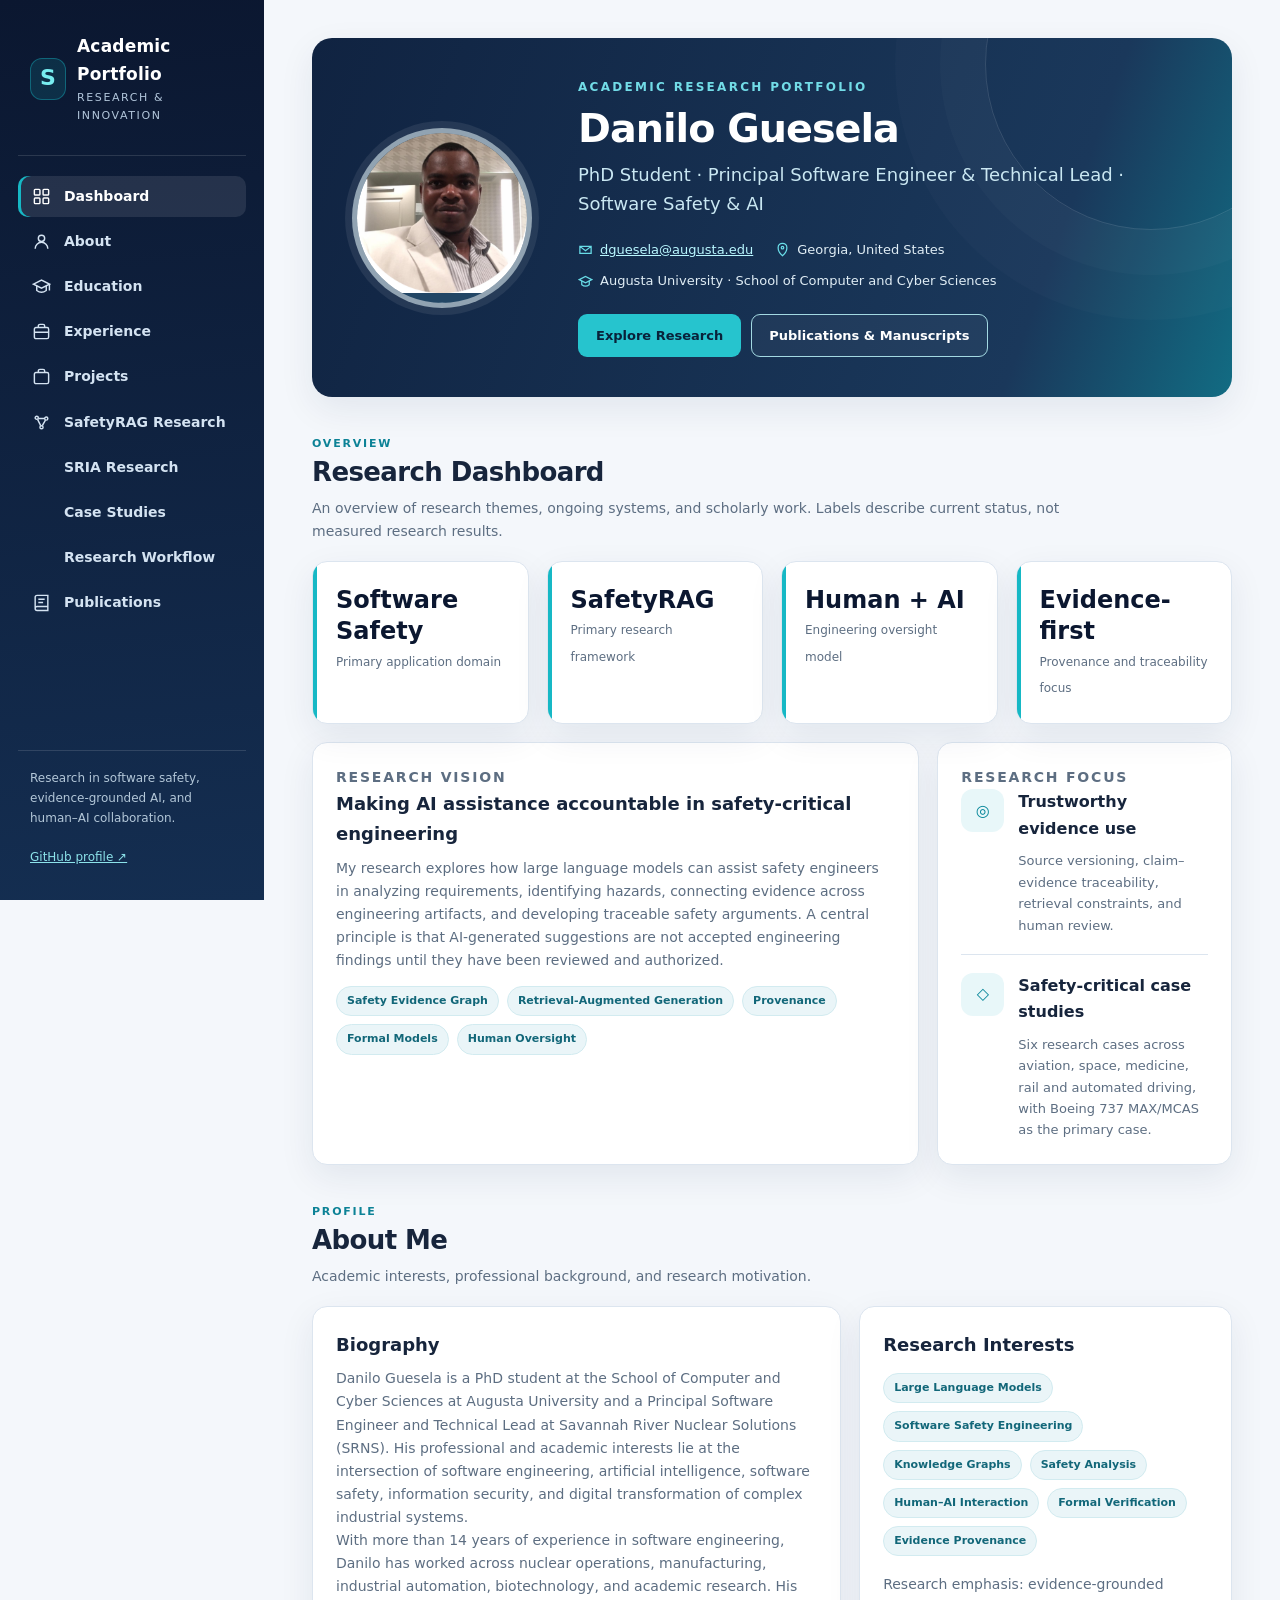
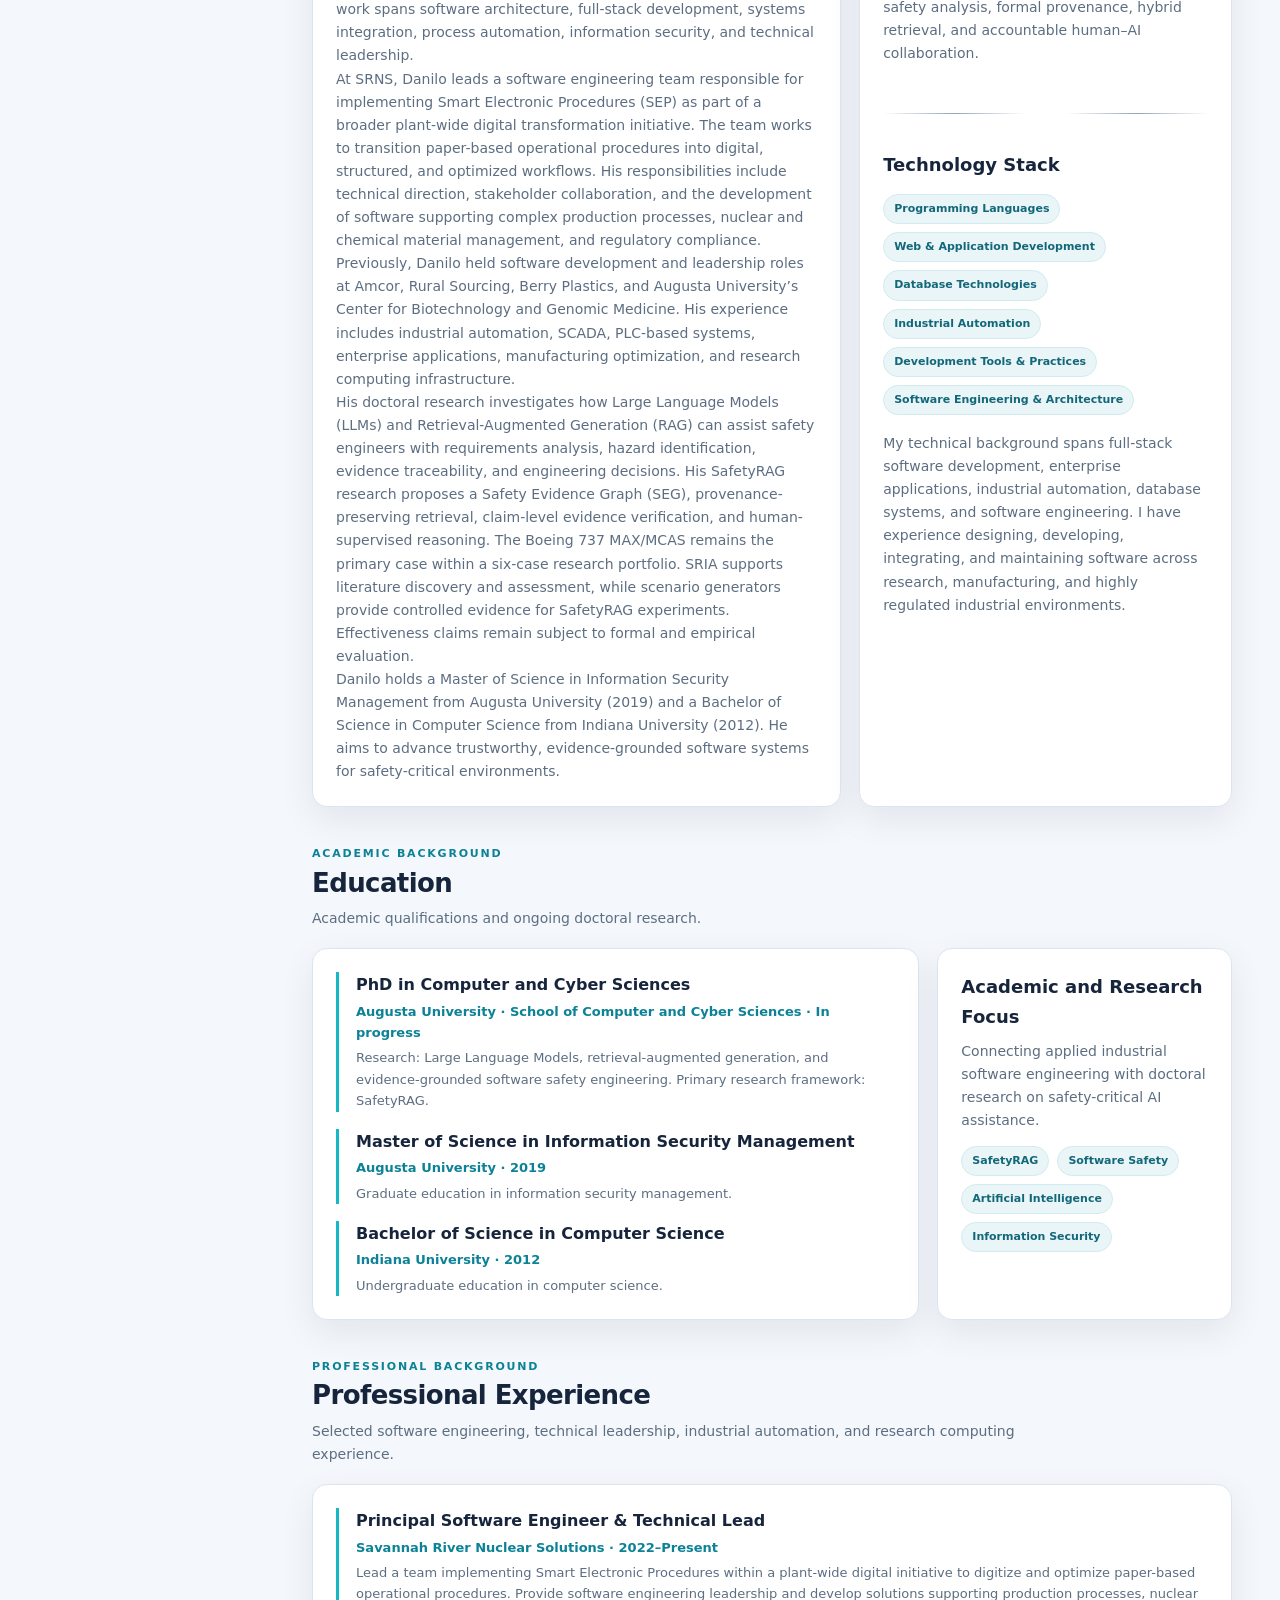
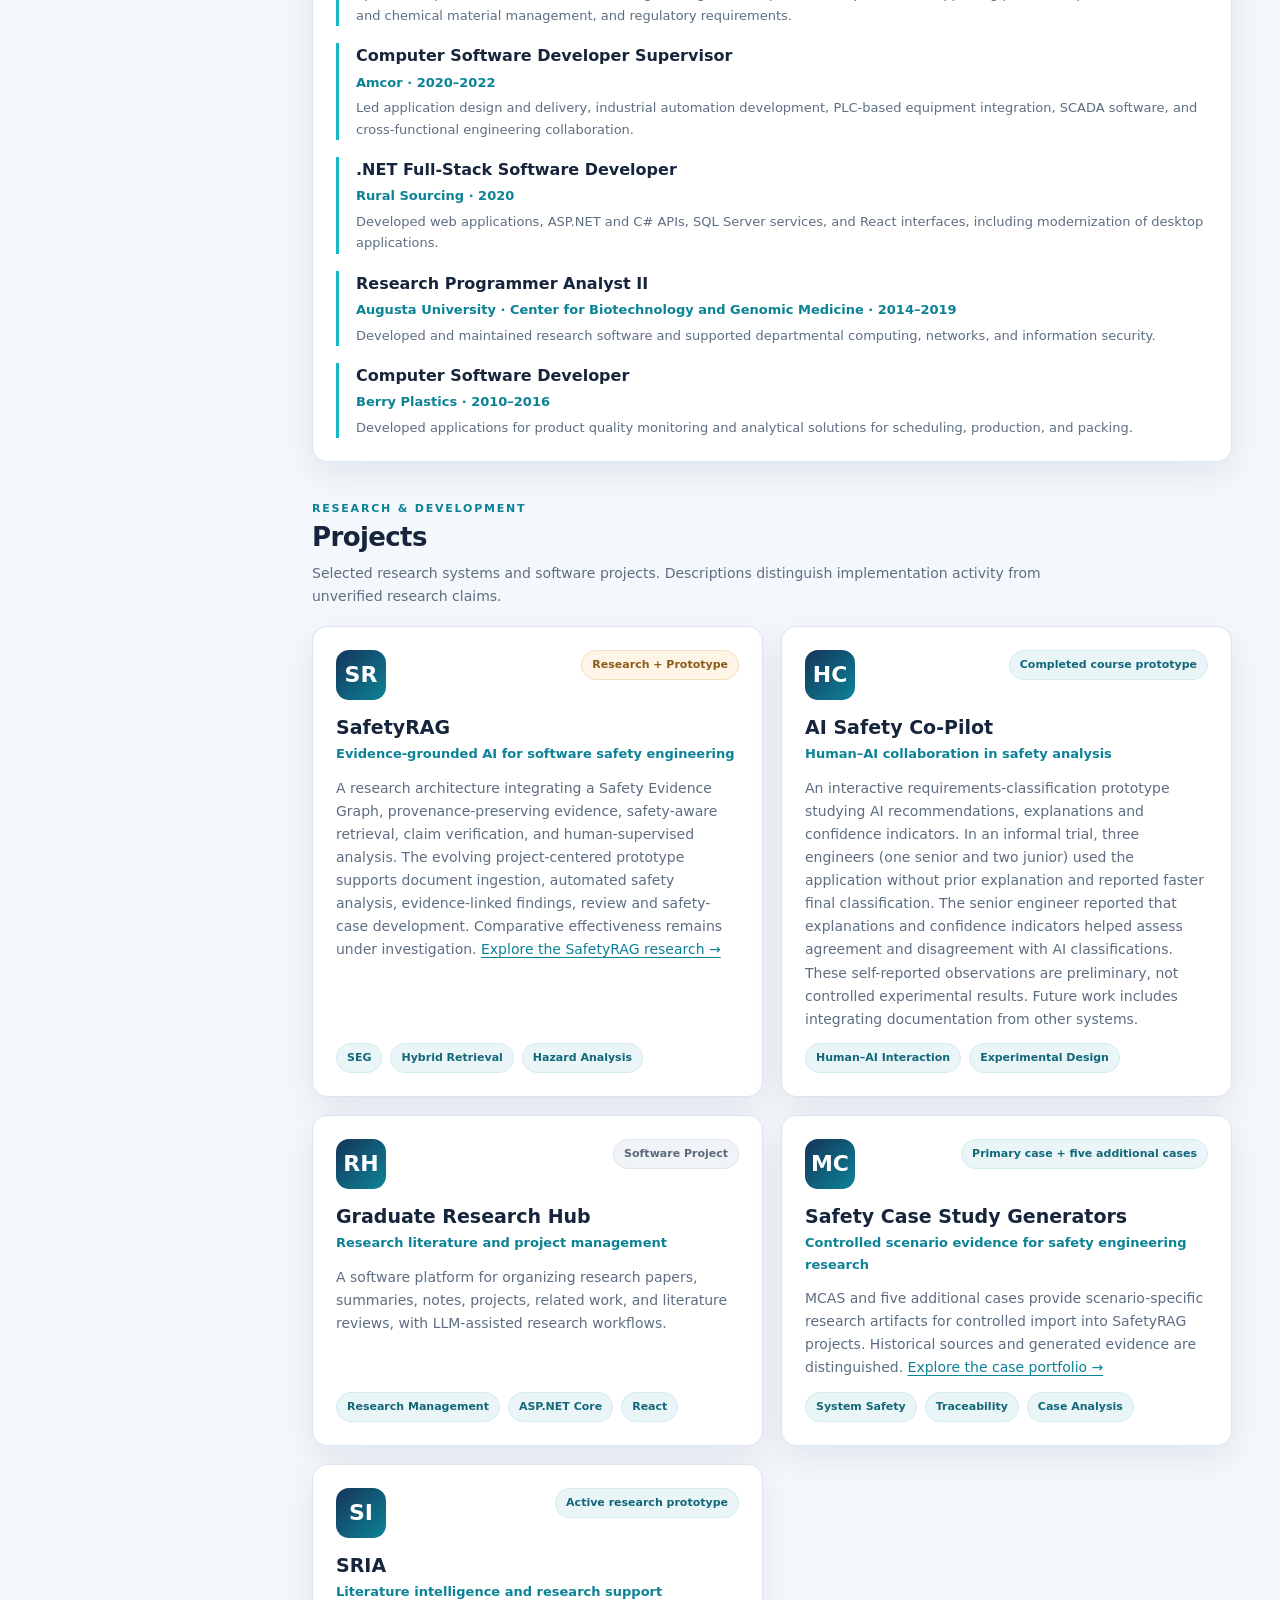
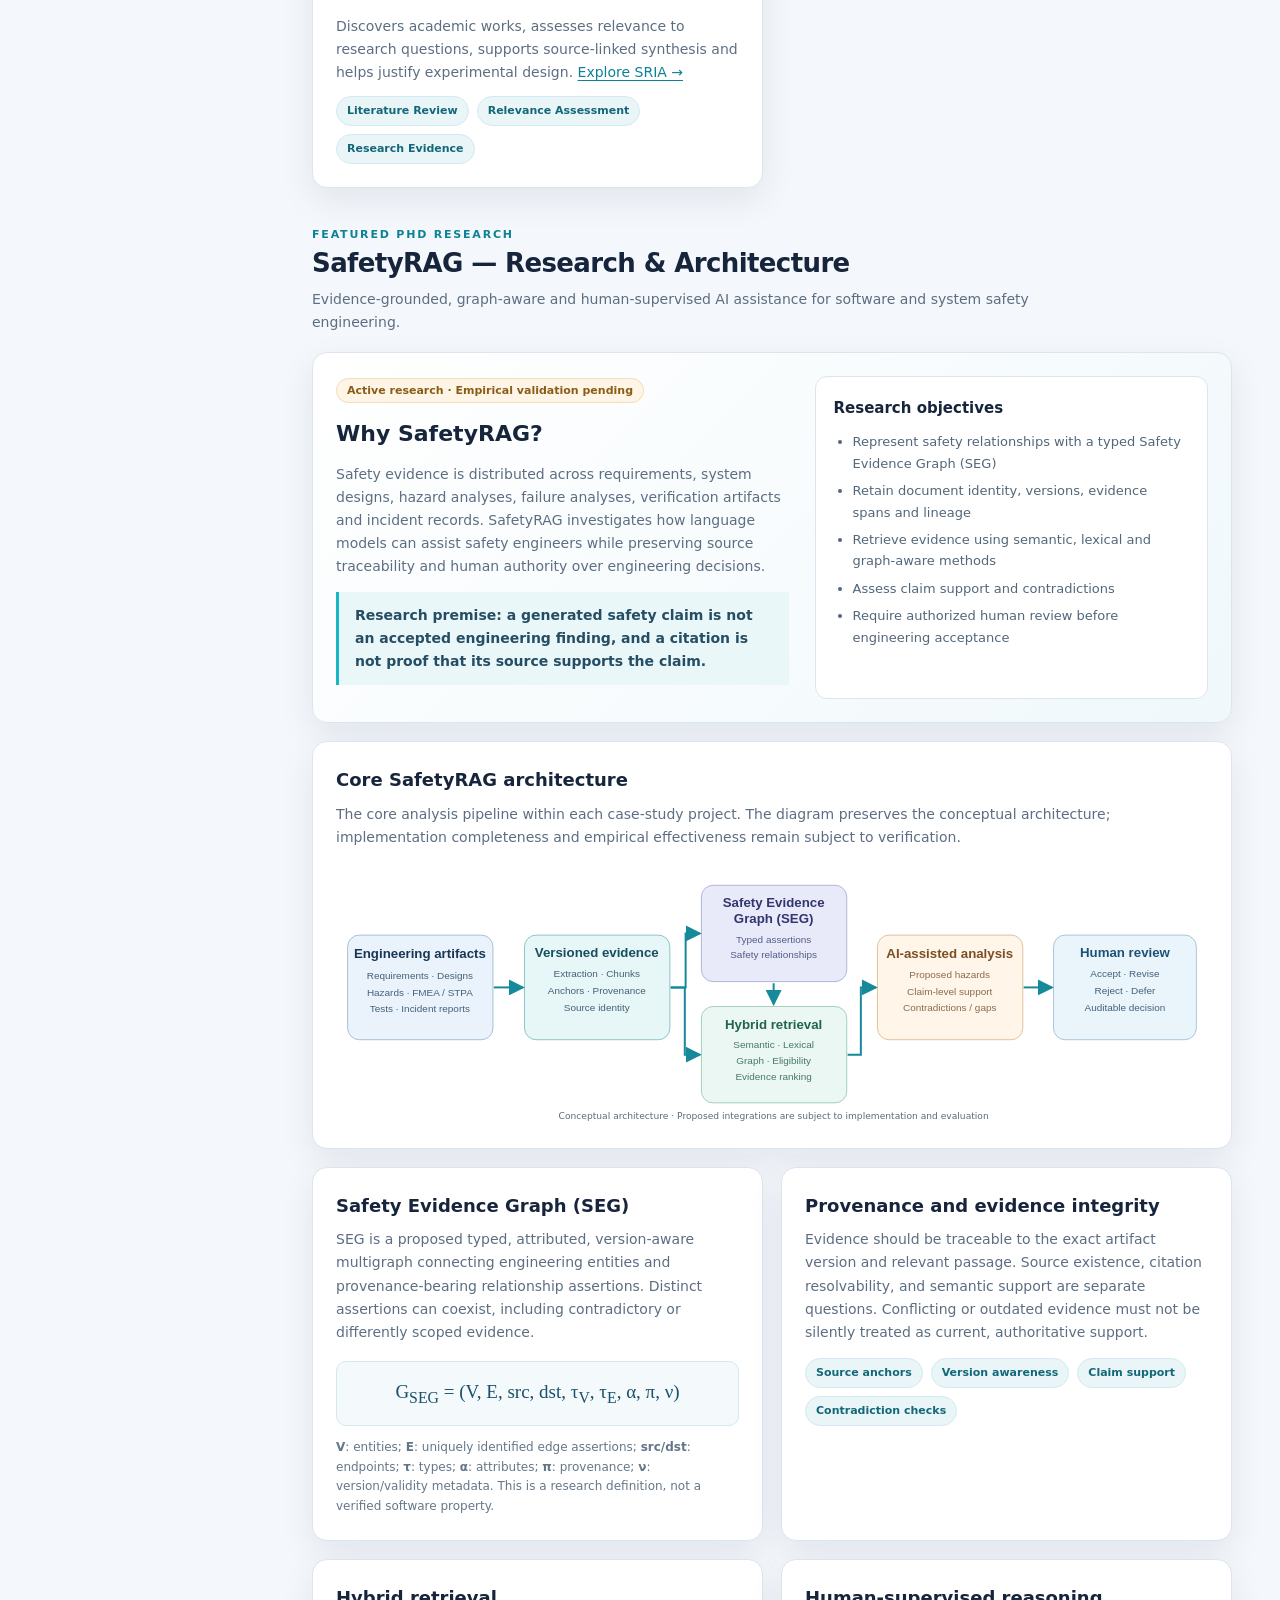
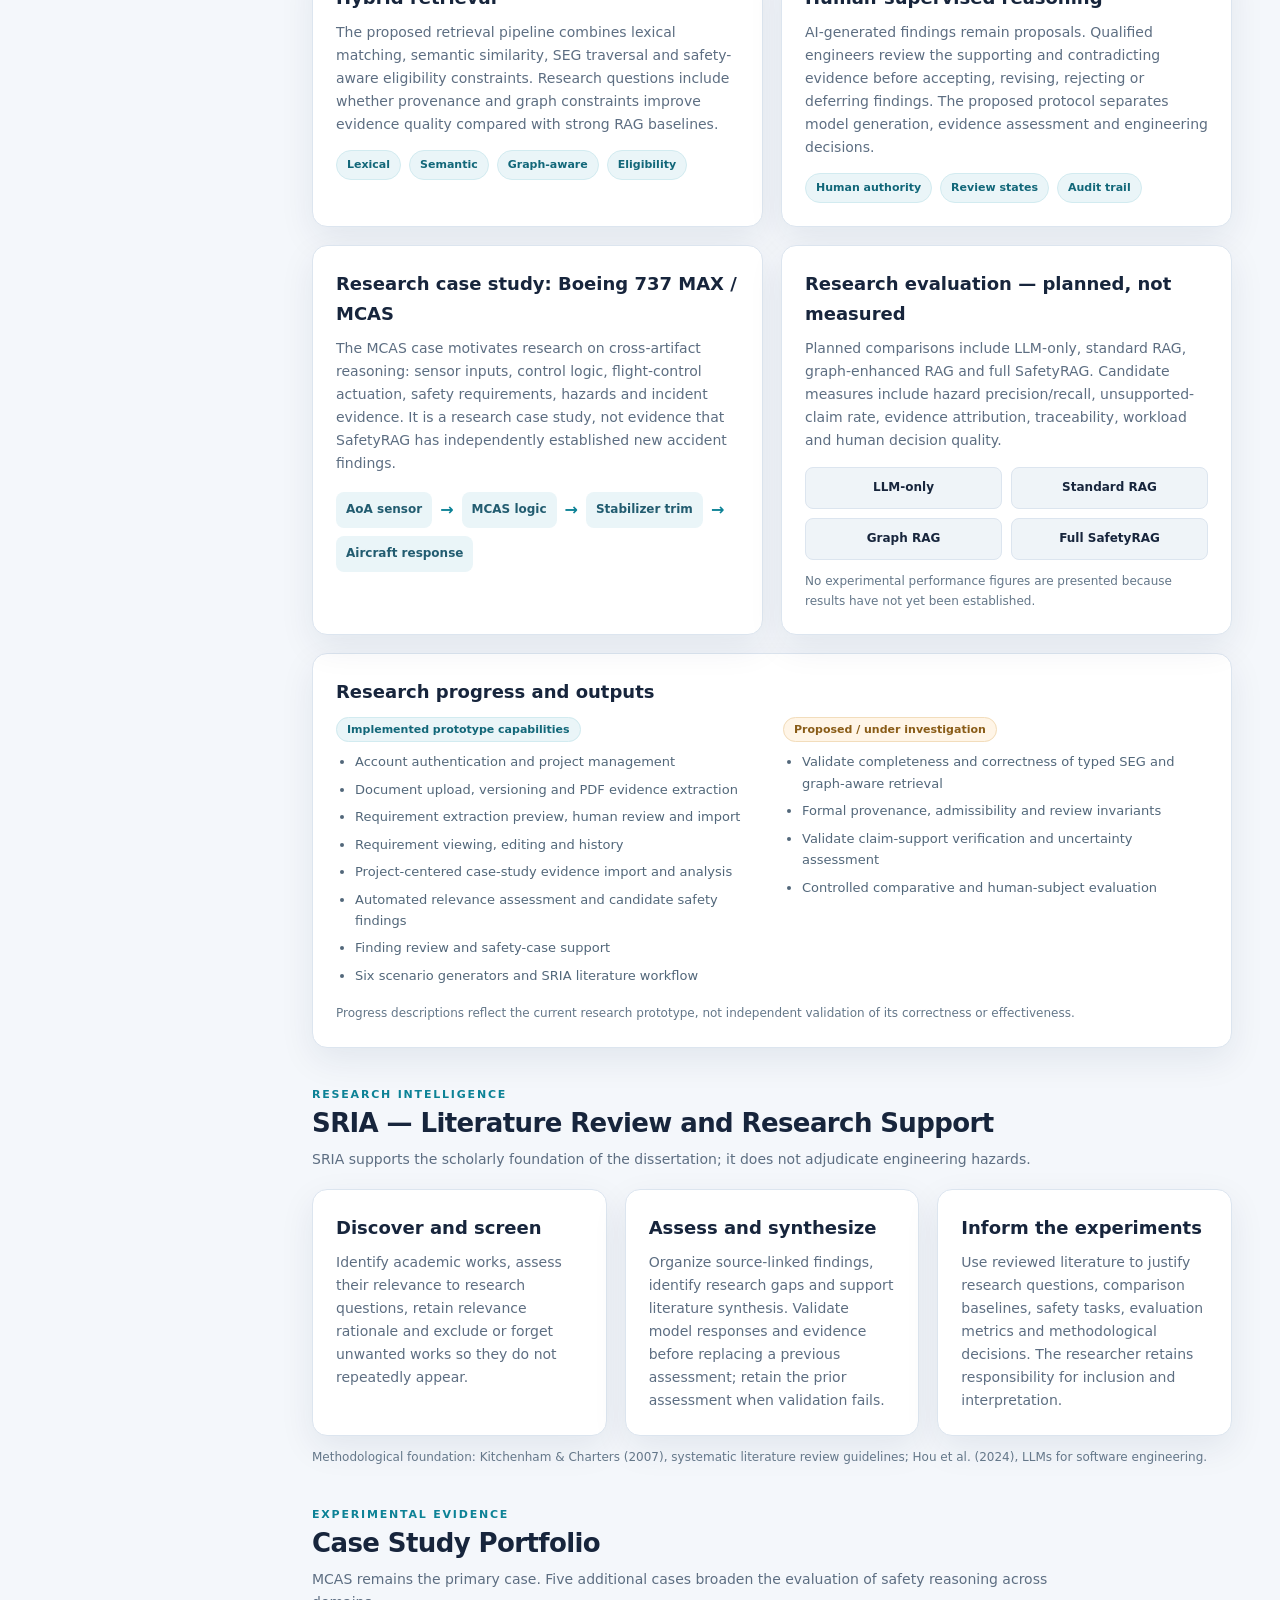
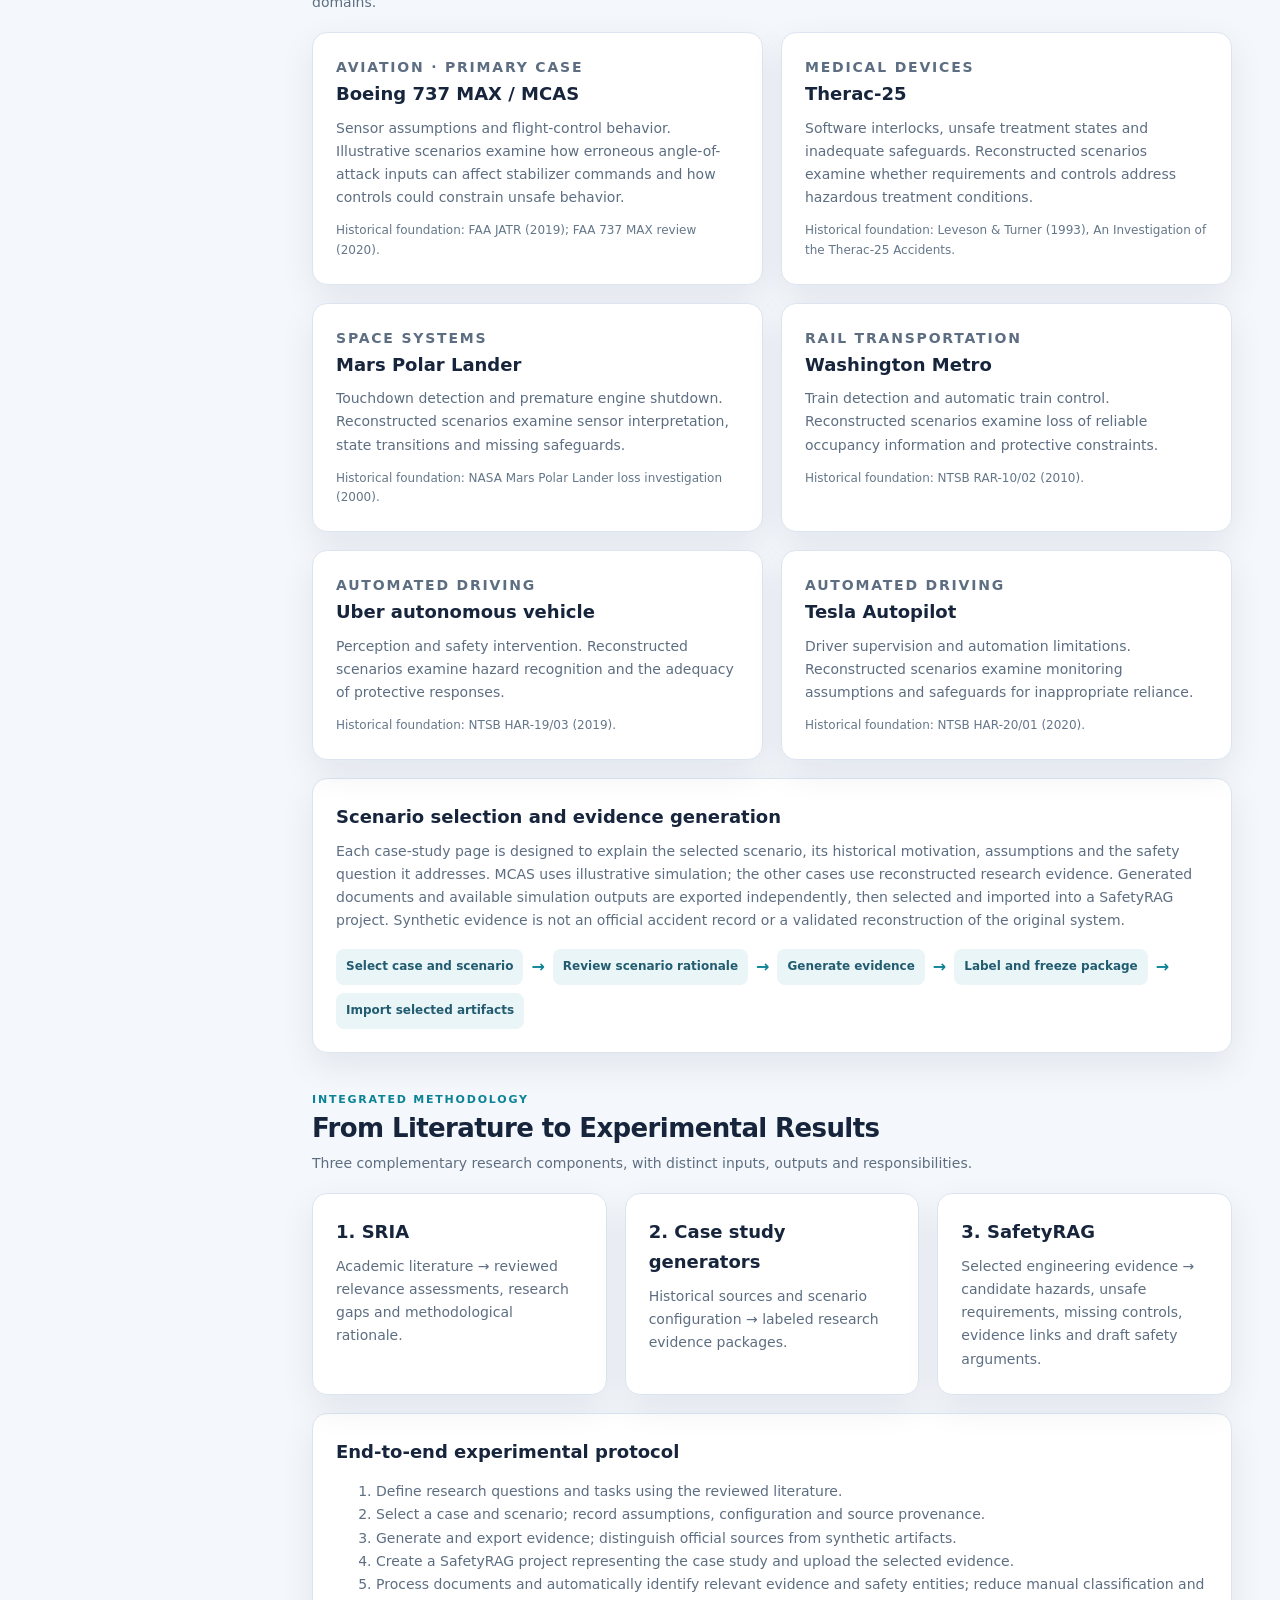
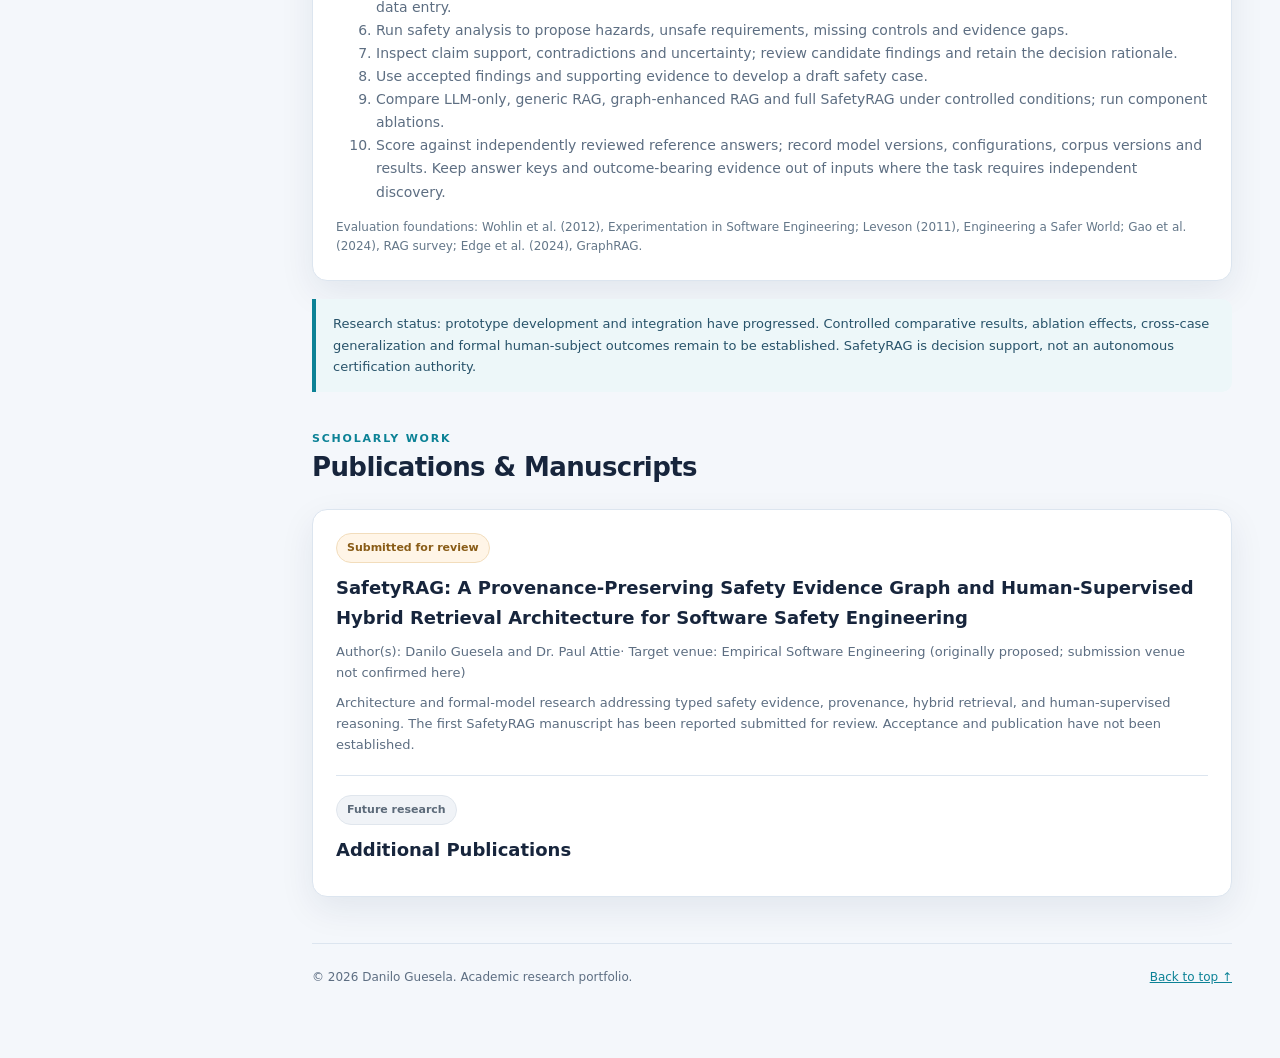
<file: index.html>
<!DOCTYPE html>
<html lang="en">
<head>
  <meta charset="UTF-8" />
  <meta name="viewport" content="width=device-width, initial-scale=1" />
  <meta name="description" content="Danilo Guesela — PhD student at Augusta University, software engineering technical lead at Savannah River Nuclear Solutions, and SafetyRAG researcher." />
  <meta name="theme-color" content="#0b1730" />
  <title>Academic Portfolio | Research in AI & Software Safety</title>
  <style>
    :root{--navy:#0b1730;--navy2:#132747;--accent:#16b8c5;--accent2:#0c8296;--ink:#17253c;--muted:#5d6e82;--paper:#f4f7fb;--white:#fff;--border:#dce5ef;--shadow:0 12px 35px rgba(18,41,75,.08);--sidebar:264px}
    *{box-sizing:border-box}html{scroll-behavior:smooth}body{margin:0;background:var(--paper);color:var(--ink);font-family:Inter,ui-sans-serif,system-ui,-apple-system,"Segoe UI",sans-serif;line-height:1.65}a{color:var(--accent2)}a:hover{text-decoration:none}button{font:inherit} .skip{position:absolute;left:-9999px;top:10px;background:#fff;padding:8px;z-index:99}.skip:focus{left:10px}
    .sidebar{position:fixed;inset:0 auto 0 0;width:var(--sidebar);background:linear-gradient(175deg,var(--navy),#142e51);color:#fff;display:flex;flex-direction:column;padding:32px 18px;z-index:20;transition:transform .25s ease}.brand{display:flex;align-items:center;gap:11px;padding:0 12px 30px;border-bottom:1px solid #ffffff20}.brand-symbol{display:grid;place-items:center;width:42px;height:42px;background:#17b6c524;border:1px solid #16b8c566;border-radius:12px;font-weight:800;color:#77edf0;font-size:22px}.brand strong{font-size:17px;letter-spacing:.2px}.brand small{display:block;color:#b2c6db;font-size:11px;letter-spacing:1.6px;text-transform:uppercase}.nav{display:grid;gap:7px;margin-top:32px}.nav a{color:#d4e3f2;text-decoration:none;display:flex;align-items:center;gap:13px;padding:12px 14px;border-radius:10px;font-weight:600;font-size:14px;transition:.2s}.nav a:hover,.nav a.active{background:#ffffff19;color:#fff}.nav a.active{box-shadow:inset 3px 0 0 var(--accent)}.nav svg{width:19px;height:19px;flex-shrink:0}.sidebar-foot{margin-top:auto;padding:18px 12px 0;border-top:1px solid #ffffff20;font-size:12px;color:#b3c7d8}.sidebar-foot a{color:#8ce3ea}.main{margin-left:var(--sidebar);min-width:0}.topbar{display:none}.container{max-width:1320px;padding:38px 48px 70px;margin:0 auto}.hero{background:linear-gradient(110deg,#102341,#1a385b 78%,#126c83);border-radius:20px;box-shadow:var(--shadow);color:white;padding:40px;display:grid;grid-template-columns:190px minmax(0,1fr);gap:36px;align-items:center;position:relative;overflow:hidden}.hero:after{content:"";position:absolute;right:-85px;top:-140px;width:330px;height:330px;border:1px solid #ffffff20;border-radius:50%;box-shadow:0 0 0 45px #ffffff05,0 0 0 90px #ffffff04;pointer-events:none}.avatar{width:180px;height:180px;border-radius:50%;border:5px solid #ffffff80;box-shadow:0 0 0 7px #ffffff14;background:#224665;overflow:hidden;display:grid;place-items:center;position:relative;z-index:1}.avatar img{width:100%;height:100%;object-fit:cover;display:block}.avatar-fallback{display:flex;flex-direction:column;align-items:center;justify-content:center;color:#e6f5ff;gap:7px;text-align:center;font-size:11px;letter-spacing:.3px}.avatar-fallback svg{width:70px;height:70px}.eyebrow{text-transform:uppercase;letter-spacing:2.3px;color:#72dce7;font-size:12px;font-weight:800;margin:0 0 8px}.hero h1{font-size:clamp(29px,3.1vw,47px);line-height:1.13;margin:0 0 9px;letter-spacing:-1px}.role{font-size:18px;color:#c9e7f2;margin:0 0 20px}.hero-details{display:flex;gap:10px 22px;flex-wrap:wrap;font-size:13px;color:#e0edf5;position:relative;z-index:1}.hero-details span{display:inline-flex;align-items:center;gap:7px}.hero-details svg{width:15px;height:15px;color:#69dce7}.hero-details a{color:#b9f7ff}.hero-actions{display:flex;gap:10px;flex-wrap:wrap;margin-top:22px;position:relative;z-index:1}.btn{display:inline-flex;align-items:center;justify-content:center;border-radius:9px;text-decoration:none;padding:10px 17px;font-weight:750;font-size:13px;border:1px solid transparent}.btn.primary{background:#26c4ce;color:#09223a}.btn.secondary{border-color:#a3d9e2;color:#fff;background:#ffffff0a}.btn:hover{filter:brightness(1.07)}.section{scroll-margin-top:26px;margin-top:38px}.section-head{display:flex;align-items:flex-end;justify-content:space-between;gap:16px;margin-bottom:18px}.kicker{font-size:11px;letter-spacing:1.8px;text-transform:uppercase;font-weight:800;color:var(--accent2);margin:0 0 3px}.section h2{font-size:26px;line-height:1.25;margin:0;letter-spacing:-.6px}.section-intro{color:var(--muted);font-size:14px;margin:8px 0 0;max-width:780px}.grid{display:grid;grid-template-columns:repeat(12,minmax(0,1fr));gap:18px}.card{background:#fff;border:1px solid var(--border);border-radius:15px;box-shadow:var(--shadow);padding:23px;min-width:0}.card h3{margin:0 0 8px;font-size:18px}.card p{margin:0;color:var(--muted);font-size:14px}.stat{grid-column:span 3;position:relative;overflow:hidden}.stat:before{content:"";position:absolute;left:0;top:0;bottom:0;width:4px;background:var(--accent)}.stat strong{display:block;font-size:24px;color:var(--navy);line-height:1.3}.stat span{color:var(--muted);font-size:12px}.span-8{grid-column:span 8}.span-7{grid-column:span 7}.span-6{grid-column:span 6}.span-5{grid-column:span 5}.span-4{grid-column:span 4}.span-12{grid-column:span 12}.tag-row{display:flex;flex-wrap:wrap;gap:8px;margin-top:14px}.tag{background:#eaf5f8;border:1px solid #d2ebf0;color:#126779;padding:5px 10px;border-radius:999px;font-size:11px;font-weight:750}.tag.grey{background:#f0f3f7;border-color:#e0e6ed;color:#5c6a79}.tag.amber{background:#fff5e7;border-color:#f2ddbc;color:#895c17}.feature{display:flex;gap:14px;align-items:flex-start}.feature-icon{width:43px;height:43px;border-radius:12px;flex-shrink:0;display:grid;place-items:center;background:#e8f7f9;color:#07879a}.feature-icon svg{width:22px;height:22px}.feature h3{font-size:16px}.feature p{font-size:13px}.timeline{display:grid;gap:17px}.timeline-item{border-left:3px solid var(--accent);padding-left:17px}.timeline-item h3{margin:0 0 2px;font-size:16px}.timeline-item .sub{color:var(--accent2);font-weight:700;font-size:13px;margin-bottom:4px}.timeline-item p{font-size:13px}.project-card{display:flex;flex-direction:column;gap:12px}.project-top{display:flex;justify-content:space-between;gap:12px;align-items:flex-start}.project-symbol{width:50px;height:50px;border-radius:13px;background:linear-gradient(135deg,#15345a,#0d8497);color:white;display:grid;place-items:center;font-weight:800;font-size:22px}.project-card h3{margin:0;font-size:19px}.project-card .subtitle{font-size:13px;color:var(--accent2);font-weight:700}.project-card p{flex:1}.project-card .tag-row{margin-top:0}.pub{padding:19px 0;border-bottom:1px solid var(--border)}.pub:first-child{padding-top:0}.pub:last-child{border:0;padding-bottom:0}.pub-title{font-size:16px;font-weight:750;margin:0 0 5px}.pub-meta{font-size:13px;color:var(--muted);margin-bottom:8px}.pub p{font-size:13px}.notice{border-left:4px solid var(--accent2);padding:14px 17px;background:#edf7f9;border-radius:0 10px 10px 0;color:#28536a;font-size:13px}.footer{border-top:1px solid var(--border);margin-top:46px;padding-top:24px;display:flex;justify-content:space-between;gap:12px;color:var(--muted);font-size:12px}.menu-toggle{border:0;border-radius:9px;background:#193655;color:#fff;padding:9px;cursor:pointer;display:grid;place-items:center}.menu-toggle svg{width:22px;height:22px}.overlay{display:none}.sr-only{position:absolute;width:1px;height:1px;padding:0;margin:-1px;overflow:hidden;clip:rect(0,0,0,0);white-space:nowrap;border:0}
    @media(max-width:1100px){.container{padding:28px}.hero{grid-template-columns:150px 1fr;padding:30px;gap:25px}.avatar{width:145px;height:145px}.stat{grid-column:span 6}.span-8,.span-7,.span-5,.span-4{grid-column:span 6}}
    @media(max-width:760px){.sidebar{transform:translateX(-100%);width:278px}.sidebar.open{transform:translateX(0)}.overlay.show{display:block;position:fixed;inset:0;background:#0b173099;z-index:15}.main{margin-left:0}.topbar{display:flex;align-items:center;justify-content:space-between;background:var(--navy);color:#fff;padding:13px 20px;position:sticky;top:0;z-index:10}.topbar strong{font-size:15px}.container{padding:18px 16px 44px}.hero{grid-template-columns:1fr;text-align:center;justify-items:center;padding:28px 20px}.hero-details,.hero-actions{justify-content:center}.hero h1{font-size:32px}.role{font-size:15px}.section{scroll-margin-top:76px}.span-8,.span-7,.span-6,.span-5,.span-4,.stat{grid-column:span 12}.footer{flex-direction:column}}
    @media(prefers-reduced-motion:reduce){html{scroll-behavior:auto}*,*:before,*:after{transition:none!important}}

    .research-lead{display:grid;grid-template-columns:1.15fr 1fr;gap:26px;background:linear-gradient(135deg,#fff,#f0f8fb)}.research-lead h3{margin:14px 0 10px;font-size:22px}.research-lead p{margin:0 0 14px}.research-quote{padding:12px 16px;border-left:3px solid #16b8c5;background:#eaf7f9;color:#254d63!important;font-weight:650}.research-aim{background:#fff;border:1px solid #dce5ef;border-radius:12px;padding:18px}.research-aim strong{font-size:15px}.research-aim ul,.progress-grid ul{margin:10px 0 0;padding-left:19px;font-size:13px;color:#52677a}.research-aim li,.progress-grid li{margin:6px 0}.diagram-wrap{overflow-x:auto;margin-top:18px}.architecture-svg{display:block;width:100%;min-width:760px;height:auto}.formula{margin:17px 0 10px;padding:14px 12px;border:1px solid #d4e8ef;background:#f4f9fb;border-radius:10px;font-family:Georgia,serif;font-size:19px;text-align:center;color:#1a506b;overflow-wrap:anywhere}.formula-note{font-size:12px!important;margin-top:12px!important;color:#647789!important}.case-flow{display:flex;flex-wrap:wrap;gap:8px;align-items:center;margin-top:17px}.case-flow span{padding:8px 10px;border-radius:8px;background:#eaf5f8;color:#225c70;font-size:12px;font-weight:700}.case-flow b{color:#0c8296}.evaluation-list{display:grid;grid-template-columns:repeat(2,1fr);gap:9px;margin-top:15px}.evaluation-list span{padding:10px 12px;background:#eff4f8;border:1px solid #dce5ef;border-radius:8px;font-size:12px;font-weight:750;text-align:center}.progress-grid{display:grid;grid-template-columns:1fr 1fr;gap:22px}.research-links{display:grid;grid-template-columns:repeat(2,minmax(0,1fr));gap:10px;margin-top:15px}.resource-placeholder{border:1px dashed #b8cbd9;background:#f6f9fc;padding:12px;border-radius:9px;color:#5b6d7c;font-size:12px}@media(max-width:900px){.research-lead,.progress-grid{grid-template-columns:1fr}}@media(max-width:550px){.research-links{grid-template-columns:1fr}}

     /* SECTION DIVIDER */

.section-divider {display: flex;align-items: center;gap: 20px;margin: 48px 0 36px;}

.section-divider::before,
.section-divider::after {content: "";flex: 1;height: 1px;
    background: linear-gradient(
        90deg,
        transparent,
        #94a3b8,
        transparent
    );
}

.section-divider span {color: #17627a;font-size: 0.75rem;font-weight: 700;letter-spacing: 2px;white-space: nowrap;}
  
    .sidebar{overflow-y:auto}.nav{gap:4px;margin-top:20px}.nav a{padding:9px 14px}.sidebar-foot{margin-top:auto}.nav a[href="#sria"],.nav a[href="#case-studies"],.nav a[href="#workflow"]{padding-left:46px}
  
    .project-card a{position:relative;z-index:1;display:inline-block;cursor:pointer;text-decoration:underline;text-underline-offset:3px}
  </style>
</head>
<body>
<a class="skip" href="#dashboard">Skip to main content</a>
<div class="overlay" id="overlay" aria-hidden="true"></div>
<aside class="sidebar" id="sidebar" aria-label="Primary navigation">
  <div class="brand"><div class="brand-symbol">S</div><div><strong>Academic Portfolio</strong><small>Research & Innovation</small></div></div>
  <nav class="nav" id="navigation">
    <a href="#dashboard" class="active" aria-current="page"><svg viewBox="0 0 24 24" fill="none" stroke="currentColor" stroke-width="1.8"><rect x="3" y="3" width="7" height="7" rx="1"/><rect x="14" y="3" width="7" height="7" rx="1"/><rect x="3" y="14" width="7" height="7" rx="1"/><rect x="14" y="14" width="7" height="7" rx="1"/></svg>Dashboard</a>
    <a href="#about"><svg viewBox="0 0 24 24" fill="none" stroke="currentColor" stroke-width="1.8"><circle cx="12" cy="8" r="4"/><path d="M4 21a8 8 0 0 1 16 0"/></svg>About</a>
    <a href="#education"><svg viewBox="0 0 24 24" fill="none" stroke="currentColor" stroke-width="1.8"><path d="m2 9 10-5 10 5-10 5L2 9Z"/><path d="M6 11v6c4 3 8 3 12 0v-6M22 9v8"/></svg>Education</a>
    <a href="#experience"><svg viewBox="0 0 24 24" fill="none" stroke="currentColor" stroke-width="1.8"><rect x="3" y="7" width="18" height="14" rx="2"/><path d="M8 7V5a2 2 0 0 1 2-2h4a2 2 0 0 1 2 2v2M3 13h18"/></svg>Experience</a>
    <a href="#projects"><svg viewBox="0 0 24 24" fill="none" stroke="currentColor" stroke-width="1.8"><rect x="3" y="7" width="18" height="14" rx="2"/><path d="M8 7V5a2 2 0 0 1 2-2h4a2 2 0 0 1 2 2v2"/></svg>Projects</a>
    <a href="#safetyrag"><svg viewBox="0 0 24 24" fill="none" stroke="currentColor" stroke-width="1.8"><circle cx="6" cy="6" r="2"/><circle cx="18" cy="7" r="2"/><circle cx="12" cy="18" r="2"/><path d="M8 7l8 0M7 8l4 8M17 9l-4 7"/></svg>SafetyRAG Research</a>
    <a href="#sria">SRIA Research</a>
    <a href="#case-studies">Case Studies</a>
    <a href="#workflow">Research Workflow</a>
    <a href="#publications"><svg viewBox="0 0 24 24" fill="none" stroke="currentColor" stroke-width="1.8"><path d="M4 19.5A2.5 2.5 0 0 1 6.5 17H20V3H6.5A2.5 2.5 0 0 0 4 5.5v14ZM4 19.5A2.5 2.5 0 0 0 6.5 22H20v-5"/><path d="M8 8h8M8 12h6"/></svg>Publications</a>
  </nav>
  <div class="sidebar-foot">Research in software safety, evidence-grounded AI, and human–AI collaboration.<br><br><a href="https://github.com/" target="_blank" rel="noopener noreferrer" id="sidebarGithub">GitHub profile ↗</a></div>
</aside>
<div class="main">
  <div class="topbar"><strong>Academic Portfolio</strong><button class="menu-toggle" id="menuToggle" aria-label="Open navigation" aria-expanded="false" aria-controls="sidebar"><svg viewBox="0 0 24 24" fill="none" stroke="currentColor" stroke-width="2"><path d="M4 6h16M4 12h16M4 18h16"/></svg></button></div>
  <main class="container" id="dashboard">
    <header class="hero" aria-labelledby="profileName">
      <div class="avatar" aria-label="Profile photograph"><img src="assets/profile.JPG" alt="Profile portrait" id="profileImage" hidden><div class="avatar-fallback" id="avatarFallback"><svg viewBox="0 0 80 80" fill="none" stroke="currentColor" stroke-width="2"><circle cx="40" cy="27" r="15"/><path d="M12 72c0-17 12-27 28-27s28 10 28 27"/></svg><span>YOUR PHOTO</span></div></div>
      <div><p class="eyebrow">Academic Research Portfolio</p><h1 id="profileName">Danilo Guesela</h1><p class="role" id="profileRole">PhD Student · Computer Science · Software Safety & AI</p>
        <div class="hero-details"><span><svg viewBox="0 0 24 24" fill="none" stroke="currentColor" stroke-width="2"><path d="M3 7h18v11H3zM3 7l9 7 9-7"/></svg><a id="emailLink" href="mailto:your.email@example.edu">your.email@example.edu</a></span><span><svg viewBox="0 0 24 24" fill="none" stroke="currentColor" stroke-width="2"><path d="M12 22s7-6 7-13a7 7 0 1 0-14 0c0 7 7 13 7 13Z"/><circle cx="12" cy="9" r="2"/></svg><span id="profileLocation">City, State / Country</span></span><span><svg viewBox="0 0 24 24" fill="none" stroke="currentColor" stroke-width="2"><path d="m2 9 10-5 10 5-10 5L2 9Z"/><path d="M6 11v6c4 3 8 3 12 0v-6"/></svg><span id="profileAffiliation">University / Research Institution</span></span></div>
        <div class="hero-actions"><a class="btn primary" href="#projects">Explore Research</a><a class="btn secondary" href="#publications">Publications & Manuscripts</a></div>
      </div>
    </header>
    <section class="section" aria-labelledby="dashboardHeading"><div class="section-head"><div><p class="kicker">Overview</p><h2 id="dashboardHeading">Research Dashboard</h2><p class="section-intro">An overview of research themes, ongoing systems, and scholarly work. Labels describe current status, not measured research results.</p></div></div>
      <div class="grid"><div class="card stat"><strong>Software Safety</strong><span>Primary application domain</span></div><div class="card stat"><strong>SafetyRAG</strong><span>Primary research framework</span></div><div class="card stat"><strong>Human + AI</strong><span>Engineering oversight model</span></div><div class="card stat"><strong>Evidence-first</strong><span>Provenance and traceability focus</span></div>
      <article class="card span-8"><p class="kicker">Research Vision</p><h3>Making AI assistance accountable in safety-critical engineering</h3><p>My research explores how large language models can assist safety engineers in analyzing requirements, identifying hazards, connecting evidence across engineering artifacts, and developing traceable safety arguments. A central principle is that AI-generated suggestions are not accepted engineering findings until they have been reviewed and authorized.</p><div class="tag-row"><span class="tag">Safety Evidence Graph</span><span class="tag">Retrieval-Augmented Generation</span><span class="tag">Provenance</span><span class="tag">Formal Models</span><span class="tag">Human Oversight</span></div></article>
      <article class="card span-4"><p class="kicker">Research Focus</p><div class="feature"><div class="feature-icon">◎</div><div><h3>Trustworthy evidence use</h3><p>Source versioning, claim–evidence traceability, retrieval constraints, and human review.</p></div></div><hr style="border:0;border-top:1px solid var(--border);margin:18px 0"><div class="feature"><div class="feature-icon">◇</div><div><h3>Safety-critical case studies</h3><p>Six research cases across aviation, space, medicine, rail and automated driving, with Boeing 737 MAX/MCAS as the primary case.</p></div></div></article></div>
    </section>
    <section class="section" id="about" aria-labelledby="aboutHeading">
      <div class="section-head">
        <div><p class="kicker">Profile</p>
          <h2 id="aboutHeading">About Me</h2>
          <p class="section-intro">Academic interests, professional background, and research motivation.</p>
        </div>
      </div>
      
      <div class="grid">
        <article class="card span-7">
          <h3>Biography</h3>
          <div id="biography">
            <p>Danilo Guesela is a PhD student at the School of Computer and Cyber Sciences at Augusta University 
              and a Principal Software Engineer and Technical Lead at Savannah River Nuclear Solutions (SRNS). 
              His professional and academic interests lie at the intersection of software engineering, 
              artificial intelligence, software safety, information security, and digital transformation 
              of complex industrial systems.</p>
            <p>With more than 14 years of experience in software engineering, Danilo has worked across nuclear operations, 
              manufacturing, industrial automation, biotechnology, and academic research. His work spans software architecture, 
              full-stack development, systems integration, process automation, information security, and technical leadership.</p>
            
            <p>At SRNS, Danilo leads a software engineering team responsible for implementing Smart Electronic Procedures (SEP) as part of a broader 
                plant-wide digital transformation initiative. The team works to transition paper-based operational procedures into digital, structured, 
                and optimized workflows. His responsibilities include technical direction, stakeholder collaboration, and the development of software 
              supporting complex production processes, nuclear and chemical material management, and regulatory compliance.</p>
            
            <p>Previously, Danilo held software development and leadership roles at Amcor, Rural Sourcing, Berry Plastics, and Augusta University’s 
              Center for Biotechnology and Genomic Medicine. His experience includes industrial automation, SCADA, PLC-based systems, enterprise applications, 
              manufacturing optimization, and research computing infrastructure.</p>
            
            <p>His doctoral research investigates how Large Language Models (LLMs) and Retrieval-Augmented Generation (RAG) can assist safety engineers 
              with requirements analysis, hazard identification, evidence traceability, and engineering decisions. His SafetyRAG research proposes a 
              Safety Evidence Graph (SEG), provenance-preserving retrieval, claim-level evidence verification, and human-supervised reasoning. 
              The Boeing 737 MAX/MCAS remains the primary case within a six-case research portfolio. SRIA supports literature discovery and assessment, while scenario generators provide controlled evidence for SafetyRAG experiments. Effectiveness claims remain subject to formal and empirical evaluation.</p>
            
            <p>Danilo holds a Master of Science in Information Security Management from Augusta University (2019) and a Bachelor of Science in Computer 
              Science from Indiana University (2012). He aims to advance trustworthy, evidence-grounded software systems for safety-critical environments.</p>
            
          </div>
        </article>
        <article class="card span-5">
          <h3>Research Interests</h3>
          <div class="tag-row">
            <span class="tag">Large Language Models</span>
            <span class="tag">Software Safety Engineering</span>
            <span class="tag">Knowledge Graphs</span>
            <span class="tag">Safety Analysis</span>
            <span class="tag">Human–AI Interaction</span>
            <span class="tag">Formal Verification</span>
            <span class="tag">Evidence Provenance</span>
          </div>
          <p style="margin-top:17px">Research emphasis: evidence-grounded safety analysis, formal provenance, hybrid retrieval, and accountable 
            human–AI collaboration.</p>


                 <!-- SECTION DIVIDER -->
<div class="section-divider"><span></span></div>
        

<!-- TECHNOLOGY STACK & PROGRAMMING LANGUAGES -->

    
        <h3>Technology Stack</h3>

      <div class="tag-row">
       <span class="tag">Programming Languages</span>
            <span class="tag">Web & Application Development</span>
            <span class="tag">Database Technologies</span>
            <span class="tag">Industrial Automation</span>
            <span class="tag">Development Tools & Practices</span>
            <span class="tag">Software Engineering & Architecture</span>
        </div>
          
        <p style="margin-top:17px">
            My technical background spans full-stack software
            development, enterprise applications, industrial
            automation, database systems, and software engineering.
            I have experience designing, developing, integrating,
            and maintaining software across research, manufacturing,
            and highly regulated industrial environments.
        </p>
    

 
        </article>
      </div>
  </section>

    
    <section class="section" id="education" aria-labelledby="educationHeading"><div class="section-head"><div><p class="kicker">Academic Background</p><h2 id="educationHeading">Education</h2><p class="section-intro">Academic qualifications and ongoing doctoral research.</p></div></div><div class="grid"><article class="card span-8"><div class="timeline"><div class="timeline-item"><h3>PhD in Computer and Cyber Sciences</h3><div class="sub">Augusta University · School of Computer and Cyber Sciences · In progress</div><p>Research: Large Language Models, retrieval-augmented generation, and evidence-grounded software safety engineering. Primary research framework: SafetyRAG.</p></div><div class="timeline-item"><h3>Master of Science in Information Security Management</h3><div class="sub">Augusta University · 2019</div><p>Graduate education in information security management.</p></div><div class="timeline-item"><h3>Bachelor of Science in Computer Science</h3><div class="sub">Indiana University · 2012</div><p>Undergraduate education in computer science.</p></div></div></article><article class="card span-4"><h3>Academic and Research Focus</h3><p>Connecting applied industrial software engineering with doctoral research on safety-critical AI assistance.</p><div class="tag-row"><span class="tag">SafetyRAG</span><span class="tag">Software Safety</span><span class="tag">Artificial Intelligence</span><span class="tag">Information Security</span></div></article></div></section>
    <section class="section" id="experience" aria-labelledby="experienceHeading"><div class="section-head"><div><p class="kicker">Professional Background</p><h2 id="experienceHeading">Professional Experience</h2><p class="section-intro">Selected software engineering, technical leadership, industrial automation, and research computing experience.</p></div></div><div class="grid"><article class="card span-12"><div class="timeline"><div class="timeline-item"><h3>Principal Software Engineer &amp; Technical Lead</h3><div class="sub">Savannah River Nuclear Solutions · 2022–Present</div><p>Lead a team implementing Smart Electronic Procedures within a plant-wide digital initiative to digitize and optimize paper-based operational procedures. Provide software engineering leadership and develop solutions supporting production processes, nuclear and chemical material management, and regulatory requirements.</p></div><div class="timeline-item"><h3>Computer Software Developer Supervisor</h3><div class="sub">Amcor · 2020–2022</div><p>Led application design and delivery, industrial automation development, PLC-based equipment integration, SCADA software, and cross-functional engineering collaboration.</p></div><div class="timeline-item"><h3>.NET Full-Stack Software Developer</h3><div class="sub">Rural Sourcing · 2020</div><p>Developed web applications, ASP.NET and C# APIs, SQL Server services, and React interfaces, including modernization of desktop applications.</p></div><div class="timeline-item"><h3>Research Programmer Analyst II</h3><div class="sub">Augusta University · Center for Biotechnology and Genomic Medicine · 2014–2019</div><p>Developed and maintained research software and supported departmental computing, networks, and information security.</p></div><div class="timeline-item"><h3>Computer Software Developer</h3><div class="sub">Berry Plastics · 2010–2016</div><p>Developed applications for product quality monitoring and analytical solutions for scheduling, production, and packing.</p></div></div></article></div></section>
    <section class="section" id="projects" aria-labelledby="projectsHeading"><div class="section-head"><div><p class="kicker">Research & Development</p><h2 id="projectsHeading">Projects</h2><p class="section-intro">Selected research systems and software projects. Descriptions distinguish implementation activity from unverified research claims.</p></div></div><div class="grid">
      <article class="card span-6 project-card"><div class="project-top"><div class="project-symbol">SR</div><span class="tag amber">Research + Prototype</span></div><div><h3>SafetyRAG</h3><div class="subtitle">Evidence-grounded AI for software safety engineering</div></div><p>A research architecture integrating a Safety Evidence Graph, provenance-preserving evidence, safety-aware retrieval, claim verification, and human-supervised analysis. The evolving project-centered prototype supports document ingestion, automated safety analysis, evidence-linked findings, review and safety-case development. Comparative effectiveness remains under investigation. <a href="#safetyrag">Explore the SafetyRAG research →</a></p><div class="tag-row"><span class="tag">SEG</span><span class="tag">Hybrid Retrieval</span><span class="tag">Hazard Analysis</span></div></article>
      <article class="card span-6 project-card"><div class="project-top"><div class="project-symbol">HC</div><span class="tag">Completed course prototype</span></div><div><h3>AI Safety Co-Pilot</h3><div class="subtitle">Human–AI collaboration in safety analysis</div></div><p>An interactive requirements-classification prototype studying AI recommendations, explanations and confidence indicators. In an informal trial, three engineers (one senior and two junior) used the application without prior explanation and reported faster final classification. The senior engineer reported that explanations and confidence indicators helped assess agreement and disagreement with AI classifications. These self-reported observations are preliminary, not controlled experimental results. Future work includes integrating documentation from other systems.</p><div class="tag-row"><span class="tag">Human–AI Interaction</span><span class="tag">Experimental Design</span></div></article>
      <article class="card span-6 project-card"><div class="project-top"><div class="project-symbol">RH</div><span class="tag grey">Software Project</span></div><div><h3>Graduate Research Hub</h3><div class="subtitle">Research literature and project management</div></div><p>A software platform for organizing research papers, summaries, notes, projects, related work, and literature reviews, with LLM-assisted research workflows.</p><div class="tag-row"><span class="tag">Research Management</span><span class="tag">ASP.NET Core</span><span class="tag">React</span></div></article>
      <article class="card span-6 project-card"><div class="project-top"><div class="project-symbol">MC</div><span class="tag">Primary case + five additional cases</span></div><div><h3>Safety Case Study Generators</h3><div class="subtitle">Controlled scenario evidence for safety engineering research</div></div><p>MCAS and five additional cases provide scenario-specific research artifacts for controlled import into SafetyRAG projects. Historical sources and generated evidence are distinguished. <a href="#case-studies">Explore the case portfolio →</a></p><div class="tag-row"><span class="tag">System Safety</span><span class="tag">Traceability</span><span class="tag">Case Analysis</span></div></article>
      <article class="card span-6 project-card"><div class="project-top"><div class="project-symbol">SI</div><span class="tag">Active research prototype</span></div><div><h3>SRIA</h3><div class="subtitle">Literature intelligence and research support</div></div><p>Discovers academic works, assesses relevance to research questions, supports source-linked synthesis and helps justify experimental design. <a href="#sria">Explore SRIA →</a></p><div class="tag-row"><span class="tag">Literature Review</span><span class="tag">Relevance Assessment</span><span class="tag">Research Evidence</span></div></article>
    </div></section>
    <section class="section" id="safetyrag" aria-labelledby="safetyragHeading">
      <div class="section-head"><div><p class="kicker">Featured PhD Research</p><h2 id="safetyragHeading">SafetyRAG — Research &amp; Architecture</h2><p class="section-intro">Evidence-grounded, graph-aware and human-supervised AI assistance for software and system safety engineering.</p></div></div>
      <div class="card research-lead">
        <div><span class="tag amber">Active research · Empirical validation pending</span><h3>Why SafetyRAG?</h3><p>Safety evidence is distributed across requirements, system designs, hazard analyses, failure analyses, verification artifacts and incident records. SafetyRAG investigates how language models can assist safety engineers while preserving source traceability and human authority over engineering decisions.</p><p class="research-quote">Research premise: a generated safety claim is not an accepted engineering finding, and a citation is not proof that its source supports the claim.</p></div>
        <div class="research-aim"><strong>Research objectives</strong><ul><li>Represent safety relationships with a typed Safety Evidence Graph (SEG)</li><li>Retain document identity, versions, evidence spans and lineage</li><li>Retrieve evidence using semantic, lexical and graph-aware methods</li><li>Assess claim support and contradictions</li><li>Require authorized human review before engineering acceptance</li></ul></div>
      </div>
      <div class="card" style="margin-top:18px"><div class="section-head"><div><h3>Core SafetyRAG architecture</h3><p class="section-intro">The core analysis pipeline within each case-study project. The diagram preserves the conceptual architecture; implementation completeness and empirical effectiveness remain subject to verification.</p></div></div>
        <div class="diagram-wrap" role="img" aria-label="SafetyRAG architecture: engineering artifacts feed versioned evidence processing and Safety Evidence Graph; these feed hybrid retrieval, AI-assisted proposals, evidence checking, and human review">
          <svg viewBox="0 0 1050 310" xmlns="http://www.w3.org/2000/svg" aria-hidden="true" class="architecture-svg">
            <defs><marker id="arrSR" markerWidth="8" markerHeight="8" refX="7" refY="4" orient="auto"><path d="M0 0L8 4L0 8Z" fill="#16899a"/></marker></defs>
            <g font-family="Arial,sans-serif" text-anchor="middle">
              <rect x="14" y="82" width="175" height="126" rx="14" fill="#eaf3fb" stroke="#98b4cd"/><text x="101" y="109" font-size="16" font-weight="700" fill="#193655">Engineering artifacts</text><text x="101" y="135" font-size="12" fill="#456179">Requirements · Designs</text><text x="101" y="155" font-size="12" fill="#456179">Hazards · FMEA / STPA</text><text x="101" y="175" font-size="12" fill="#456179">Tests · Incident reports</text>
              <rect x="227" y="82" width="175" height="126" rx="14" fill="#e7f6f6" stroke="#78bcbf"/><text x="314" y="108" font-size="16" font-weight="700" fill="#174e60">Versioned evidence</text><text x="314" y="133" font-size="12" fill="#456179">Extraction · Chunks</text><text x="314" y="153" font-size="12" fill="#456179">Anchors · Provenance</text><text x="314" y="173" font-size="12" fill="#456179">Source identity</text>
              <rect x="440" y="22" width="175" height="116" rx="14" fill="#e8eafa" stroke="#a7a7d5"/><text x="527" y="48" font-size="16" font-weight="700" fill="#33356e">Safety Evidence</text><text x="527" y="67" font-size="16" font-weight="700" fill="#33356e">Graph (SEG)</text><text x="527" y="92" font-size="12" fill="#555c88">Typed assertions</text><text x="527" y="110" font-size="12" fill="#555c88">Safety relationships</text>
              <rect x="440" y="168" width="175" height="116" rx="14" fill="#eaf7f2" stroke="#94c8b0"/><text x="527" y="195" font-size="16" font-weight="700" fill="#23644d">Hybrid retrieval</text><text x="527" y="218" font-size="12" fill="#4b7865">Semantic · Lexical</text><text x="527" y="237" font-size="12" fill="#4b7865">Graph · Eligibility</text><text x="527" y="256" font-size="12" fill="#4b7865">Evidence ranking</text>
              <rect x="652" y="82" width="175" height="126" rx="14" fill="#fff5e9" stroke="#dcb68d"/><text x="739" y="109" font-size="16" font-weight="700" fill="#795025">AI-assisted analysis</text><text x="739" y="134" font-size="12" fill="#896c4c">Proposed hazards</text><text x="739" y="154" font-size="12" fill="#896c4c">Claim-level support</text><text x="739" y="174" font-size="12" fill="#896c4c">Contradictions / gaps</text>
              <rect x="864" y="82" width="172" height="126" rx="14" fill="#eaf5fb" stroke="#9bbad2"/><text x="950" y="108" font-size="16" font-weight="700" fill="#1d5275">Human review</text><text x="950" y="133" font-size="12" fill="#456179">Accept · Revise</text><text x="950" y="153" font-size="12" fill="#456179">Reject · Defer</text><text x="950" y="173" font-size="12" fill="#456179">Auditable decision</text>
            </g>
            <g stroke="#16899a" stroke-width="2.4" fill="none" marker-end="url(#arrSR)"><path d="M190 145H225"/><path d="M403 145H421V80H438"/><path d="M403 145H420V226H438"/><path d="M527 140V165"/><path d="M616 226H632V145H650"/><path d="M828 145H862"/></g>
            <text x="527" y="303" font-size="11" fill="#5c6a79" text-anchor="middle">Conceptual architecture · Proposed integrations are subject to implementation and evaluation</text>
          </svg>
        </div>
      </div>
      <div class="grid" style="margin-top:18px">
        <article class="card span-6"><h3>Safety Evidence Graph (SEG)</h3><p>SEG is a proposed typed, attributed, version-aware multigraph connecting engineering entities and provenance-bearing relationship assertions. Distinct assertions can coexist, including contradictory or differently scoped evidence.</p><div class="formula">G<sub>SEG</sub> = (V, E, src, dst, τ<sub>V</sub>, τ<sub>E</sub>, α, π, ν)</div><p class="formula-note"><strong>V</strong>: entities; <strong>E</strong>: uniquely identified edge assertions; <strong>src/dst</strong>: endpoints; <strong>τ</strong>: types; <strong>α</strong>: attributes; <strong>π</strong>: provenance; <strong>ν</strong>: version/validity metadata. This is a research definition, not a verified software property.</p></article>
        <article class="card span-6"><h3>Provenance and evidence integrity</h3><p>Evidence should be traceable to the exact artifact version and relevant passage. Source existence, citation resolvability, and semantic support are separate questions. Conflicting or outdated evidence must not be silently treated as current, authoritative support.</p><div class="tag-row"><span class="tag">Source anchors</span><span class="tag">Version awareness</span><span class="tag">Claim support</span><span class="tag">Contradiction checks</span></div></article>
        <article class="card span-6"><h3>Hybrid retrieval</h3><p>The proposed retrieval pipeline combines lexical matching, semantic similarity, SEG traversal and safety-aware eligibility constraints. Research questions include whether provenance and graph constraints improve evidence quality compared with strong RAG baselines.</p><div class="tag-row"><span class="tag">Lexical</span><span class="tag">Semantic</span><span class="tag">Graph-aware</span><span class="tag">Eligibility</span></div></article>
        <article class="card span-6"><h3>Human-supervised reasoning</h3><p>AI-generated findings remain proposals. Qualified engineers review the supporting and contradicting evidence before accepting, revising, rejecting or deferring findings. The proposed protocol separates model generation, evidence assessment and engineering decisions.</p><div class="tag-row"><span class="tag">Human authority</span><span class="tag">Review states</span><span class="tag">Audit trail</span></div></article>
      </div>
      <div class="grid" style="margin-top:18px">
        <article class="card span-6"><h3>Research case study: Boeing 737 MAX / MCAS</h3><p>The MCAS case motivates research on cross-artifact reasoning: sensor inputs, control logic, flight-control actuation, safety requirements, hazards and incident evidence. It is a research case study, not evidence that SafetyRAG has independently established new accident findings.</p><div class="case-flow"><span>AoA sensor</span><b aria-hidden="true">→</b><span>MCAS logic</span><b aria-hidden="true">→</b><span>Stabilizer trim</span><b aria-hidden="true">→</b><span>Aircraft response</span></div></article>
        <article class="card span-6"><h3>Research evaluation — planned, not measured</h3><p>Planned comparisons include LLM-only, standard RAG, graph-enhanced RAG and full SafetyRAG. Candidate measures include hazard precision/recall, unsupported-claim rate, evidence attribution, traceability, workload and human decision quality.</p><div class="evaluation-list"><span>LLM-only</span><span>Standard RAG</span><span>Graph RAG</span><span>Full SafetyRAG</span></div><p class="formula-note">No experimental performance figures are presented because results have not yet been established.</p></article>
      </div>
      <div class="card" style="margin-top:18px"><h3>Research progress and outputs</h3><div class="progress-grid"><div><span class="tag">Implemented prototype capabilities</span><ul><li>Account authentication and project management</li><li>Document upload, versioning and PDF evidence extraction</li><li>Requirement extraction preview, human review and import</li><li>Requirement viewing, editing and history</li><li>Project-centered case-study evidence import and analysis</li><li>Automated relevance assessment and candidate safety findings</li><li>Finding review and safety-case support</li><li>Six scenario generators and SRIA literature workflow</li></ul></div><div><span class="tag amber">Proposed / under investigation</span><ul><li>Validate completeness and correctness of typed SEG and graph-aware retrieval</li><li>Formal provenance, admissibility and review invariants</li><li>Validate claim-support verification and uncertainty assessment</li><li>Controlled comparative and human-subject evaluation</li></ul></div></div><p class="formula-note">Progress descriptions reflect the current research prototype, not independent validation of its correctness or effectiveness.</p></div>
      

    <!--      
      <div class="card" style="margin-top:18px">
        <h3>SafetyRAG research materials</h3>
        <p>Connect public project repositories, architecture documents, slides and manuscripts when they are ready to share. 
          Publication status should be kept accurate.
        </p>
        <div class="research-links">
          <span class="resource-placeholder">Architecture paper · Manuscript in preparation</span>
          <span class="resource-placeholder">Research presentation · Link to be added</span>
          <span class="resource-placeholder">Architecture diagrams · Link to be added</span>
          <span class="resource-placeholder">Source repository · Link to be added</span>
        </div>
        <p class="formula-note">To publish files, place them in an <code>assets/research/</code> folder and replace the text above with links such as <code>&lt;a href="assets/research/presentation.pdf"&gt;Presentation&lt;/a&gt;</code>.</p>
      </div>
      -->
    </section>

    <section class="section" id="sria" aria-labelledby="sriaHeading">
      <div class="section-head"><div><p class="kicker">Research intelligence</p><h2 id="sriaHeading">SRIA — Literature Review and Research Support</h2><p class="section-intro">SRIA supports the scholarly foundation of the dissertation; it does not adjudicate engineering hazards.</p></div></div>
      <div class="grid">
        <article class="card span-4"><h3>Discover and screen</h3><p>Identify academic works, assess their relevance to research questions, retain relevance rationale and exclude or forget unwanted works so they do not repeatedly appear.</p></article>
        <article class="card span-4"><h3>Assess and synthesize</h3><p>Organize source-linked findings, identify research gaps and support literature synthesis. Validate model responses and evidence before replacing a previous assessment; retain the prior assessment when validation fails.</p></article>
        <article class="card span-4"><h3>Inform the experiments</h3><p>Use reviewed literature to justify research questions, comparison baselines, safety tasks, evaluation metrics and methodological decisions. The researcher retains responsibility for inclusion and interpretation.</p></article>
      </div><p class="formula-note">Methodological foundation: Kitchenham &amp; Charters (2007), systematic literature review guidelines; Hou et al. (2024), LLMs for software engineering.</p>
    </section>
    <section class="section" id="case-studies" aria-labelledby="casesHeading">
      <div class="section-head"><div><p class="kicker">Experimental evidence</p><h2 id="casesHeading">Case Study Portfolio</h2><p class="section-intro">MCAS remains the primary case. Five additional cases broaden the evaluation of safety reasoning across domains.</p></div></div>
      <div class="grid">
<article class="card span-6"><p class="kicker">Aviation · Primary case</p><h3>Boeing 737 MAX / MCAS</h3><p>Sensor assumptions and flight-control behavior. Illustrative scenarios examine how erroneous angle-of-attack inputs can affect stabilizer commands and how controls could constrain unsafe behavior.</p><p class="formula-note">Historical foundation: FAA JATR (2019); FAA 737 MAX review (2020).</p></article>
<article class="card span-6"><p class="kicker">Medical devices</p><h3>Therac-25</h3><p>Software interlocks, unsafe treatment states and inadequate safeguards. Reconstructed scenarios examine whether requirements and controls address hazardous treatment conditions.</p><p class="formula-note">Historical foundation: Leveson &amp; Turner (1993), An Investigation of the Therac-25 Accidents.</p></article>
<article class="card span-6"><p class="kicker">Space systems</p><h3>Mars Polar Lander</h3><p>Touchdown detection and premature engine shutdown. Reconstructed scenarios examine sensor interpretation, state transitions and missing safeguards.</p><p class="formula-note">Historical foundation: NASA Mars Polar Lander loss investigation (2000).</p></article>
<article class="card span-6"><p class="kicker">Rail transportation</p><h3>Washington Metro</h3><p>Train detection and automatic train control. Reconstructed scenarios examine loss of reliable occupancy information and protective constraints.</p><p class="formula-note">Historical foundation: NTSB RAR-10/02 (2010).</p></article>
<article class="card span-6"><p class="kicker">Automated driving</p><h3>Uber autonomous vehicle</h3><p>Perception and safety intervention. Reconstructed scenarios examine hazard recognition and the adequacy of protective responses.</p><p class="formula-note">Historical foundation: NTSB HAR-19/03 (2019).</p></article>
<article class="card span-6"><p class="kicker">Automated driving</p><h3>Tesla Autopilot</h3><p>Driver supervision and automation limitations. Reconstructed scenarios examine monitoring assumptions and safeguards for inappropriate reliance.</p><p class="formula-note">Historical foundation: NTSB HAR-20/01 (2020).</p></article>
</div><div class="card" style="margin-top:18px"><h3>Scenario selection and evidence generation</h3><p>Each case-study page is designed to explain the selected scenario, its historical motivation, assumptions and the safety question it addresses. MCAS uses illustrative simulation; the other cases use reconstructed research evidence. Generated documents and available simulation outputs are exported independently, then selected and imported into a SafetyRAG project. Synthetic evidence is not an official accident record or a validated reconstruction of the original system.</p><div class="case-flow"><span>Select case and scenario</span><b>→</b><span>Review scenario rationale</span><b>→</b><span>Generate evidence</span><b>→</b><span>Label and freeze package</span><b>→</b><span>Import selected artifacts</span></div></div>
    </section>
    <section class="section" id="workflow" aria-labelledby="workflowHeading">
      <div class="section-head"><div><p class="kicker">Integrated methodology</p><h2 id="workflowHeading">From Literature to Experimental Results</h2><p class="section-intro">Three complementary research components, with distinct inputs, outputs and responsibilities.</p></div></div>
      <div class="grid"><article class="card span-4"><h3>1. SRIA</h3><p>Academic literature → reviewed relevance assessments, research gaps and methodological rationale.</p></article><article class="card span-4"><h3>2. Case study generators</h3><p>Historical sources and scenario configuration → labeled research evidence packages.</p></article><article class="card span-4"><h3>3. SafetyRAG</h3><p>Selected engineering evidence → candidate hazards, unsafe requirements, missing controls, evidence links and draft safety arguments.</p></article></div>
      <div class="card" style="margin-top:18px"><h3>End-to-end experimental protocol</h3><ol style="color:var(--muted);font-size:14px"><li>Define research questions and tasks using the reviewed literature.</li><li>Select a case and scenario; record assumptions, configuration and source provenance.</li><li>Generate and export evidence; distinguish official sources from synthetic artifacts.</li><li>Create a SafetyRAG project representing the case study and upload the selected evidence.</li><li>Process documents and automatically identify relevant evidence and safety entities; reduce manual classification and data entry.</li><li>Run safety analysis to propose hazards, unsafe requirements, missing controls and evidence gaps.</li><li>Inspect claim support, contradictions and uncertainty; review candidate findings and retain the decision rationale.</li><li>Use accepted findings and supporting evidence to develop a draft safety case.</li><li>Compare LLM-only, generic RAG, graph-enhanced RAG and full SafetyRAG under controlled conditions; run component ablations.</li><li>Score against independently reviewed reference answers; record model versions, configurations, corpus versions and results. Keep answer keys and outcome-bearing evidence out of inputs where the task requires independent discovery.</li></ol><p class="formula-note">Evaluation foundations: Wohlin et al. (2012), Experimentation in Software Engineering; Leveson (2011), Engineering a Safer World; Gao et al. (2024), RAG survey; Edge et al. (2024), GraphRAG.</p></div>
      <div class="notice" style="margin-top:18px">Research status: prototype development and integration have progressed. Controlled comparative results, ablation effects, cross-case generalization and formal human-subject outcomes remain to be established. SafetyRAG is decision support, not an autonomous certification authority.</div>
    </section>
    <section class="section" id="publications" aria-labelledby="publicationsHeading">
      <div class="section-head">
        <div>
          <p class="kicker">Scholarly Work</p>
          <h2 id="publicationsHeading">Publications & Manuscripts</h2>
          <p class="section-intro"></p>
        </div>
      </div>
      <div class="grid">
        <article class="card span-12">
          <div class="pub">
            <div class="tag-row" style="margin:0 0 10px">
              <span class="tag amber">Submitted for review</span>
            </div>
            <h3 class="pub-title">SafetyRAG: A Provenance-Preserving Safety Evidence Graph and Human-Supervised Hybrid Retrieval Architecture for Software Safety Engineering</h3>
            <div class="pub-meta">Author(s): Danilo Guesela and Dr. Paul Attie· Target venue: Empirical Software Engineering (originally proposed; submission venue not confirmed here)

            </div>
            <p>Architecture and formal-model research addressing typed safety evidence, provenance, hybrid retrieval, and human-supervised reasoning. 
              The first SafetyRAG manuscript has been reported submitted for review. Acceptance and publication have not been established.</p>
            </div>

            <div class="pub">
              <div class="tag-row" style="margin:0 0 10px">
                <span class="tag grey">Future research</span>
              </div>
              <h3 class="pub-title">Additional Publications</h3>

            </div>
          </article>
              <!--
              <div class="pub-meta">Add verified title, authors, venue, year, DOI, and manuscript link</div>
                <p>Duplicate this entry when additional papers are submitted, accepted, or published.</p>
              </div>
          </article>
          <aside class="card span-4"><h3>Academic Profiles</h3>
            <p>Connect your public scholarly profiles once available.</p>
            <div class="tag-row">
              <span class="tag grey">ORCID</span>
              <span class="tag grey">Google Scholar</span>
              <span class="tag grey">ResearchGate</span>
              <span class="tag grey">DBLP</span>
            </div>
            <p style="margin-top:18px">For published work, include the DOI and publisher URL. For preprints, indicate the repository and version.</p>
          </aside>
          -->
        </div>
      </section>
    
    <footer class="footer"><span>© <span id="year"></span> <span id="footerName">Danilo Guesela</span>. Academic research portfolio.</span><span><a href="#dashboard">Back to top ↑</a></span></footer>
  </main>
</div>
<script>
  // PERSONAL INFORMATION: edit the values below as needed. The GitHub URL is a placeholder.
  const PROFILE = {
    name: "Danilo Guesela",
    role: "PhD Student · Principal Software Engineer & Technical Lead · Software Safety & AI",
    affiliation: "Augusta University · School of Computer and Cyber Sciences",
    email: "dguesela@augusta.edu",
    location: "Georgia, United States",
    github: "https://github.com/",
  };
  const byId = id => document.getElementById(id);
  byId('profileName').textContent = PROFILE.name;
  byId('profileRole').textContent = PROFILE.role;
  byId('profileAffiliation').textContent = PROFILE.affiliation;
  byId('profileLocation').textContent = PROFILE.location;
  byId('emailLink').textContent = PROFILE.email;
  byId('emailLink').href = 'mailto:' + PROFILE.email;
  byId('sidebarGithub').href = PROFILE.github;
  byId('footerName').textContent = PROFILE.name;
  byId('year').textContent = new Date().getFullYear();
  const img = byId('profileImage');
  img.addEventListener('load', () => { img.hidden = false; byId('avatarFallback').hidden = true; });
  img.addEventListener('error', () => { img.hidden = true; byId('avatarFallback').hidden = false; });
  // The image may finish loading before the listeners are installed.
  if (img.complete && img.naturalWidth > 0) { img.hidden = false; byId('avatarFallback').hidden = true; }
  const sidebar = byId('sidebar'), overlay = byId('overlay'), toggle = byId('menuToggle');
  function setMenu(open){sidebar.classList.toggle('open',open);overlay.classList.toggle('show',open);toggle.setAttribute('aria-expanded',String(open));toggle.setAttribute('aria-label',open?'Close navigation':'Open navigation');}
  toggle.addEventListener('click',()=>setMenu(!sidebar.classList.contains('open')));
  overlay.addEventListener('click',()=>setMenu(false));
  document.addEventListener('keydown',e=>{if(e.key==='Escape')setMenu(false)});
  const links=[...document.querySelectorAll('.nav a')];
  document.querySelectorAll('a[href^="#"]').forEach(anchor => {
    anchor.addEventListener('click', event => {
      const target = byId(anchor.getAttribute('href').slice(1));
      if (!target || event.ctrlKey || event.metaKey || event.shiftKey || event.altKey) return;
      event.preventDefault();
      setMenu(false);
      target.scrollIntoView({block:'start', behavior:'instant'});
      try { if(location.hash !== anchor.hash) history.pushState(null, '', anchor.hash); } catch (_) { location.hash = anchor.hash; }
    });
  });
  const sections=[byId('dashboard'),...['about','education','experience','projects','safetyrag','sria','case-studies','workflow','publications'].map(byId)];
  if('IntersectionObserver' in window){const observer=new IntersectionObserver(entries=>{const visible=entries.filter(e=>e.isIntersecting).sort((a,b)=>b.intersectionRatio-a.intersectionRatio)[0];if(!visible)return;links.forEach(a=>{const selected=a.getAttribute('href')==='#'+visible.target.id;a.classList.toggle('active',selected);if(selected)a.setAttribute('aria-current','page');else a.removeAttribute('aria-current');});},{rootMargin:'-12% 0px -65% 0px',threshold:[0,.15,.4]});sections.forEach(s=>observer.observe(s));}
</script>
</body>
</html>
</file>
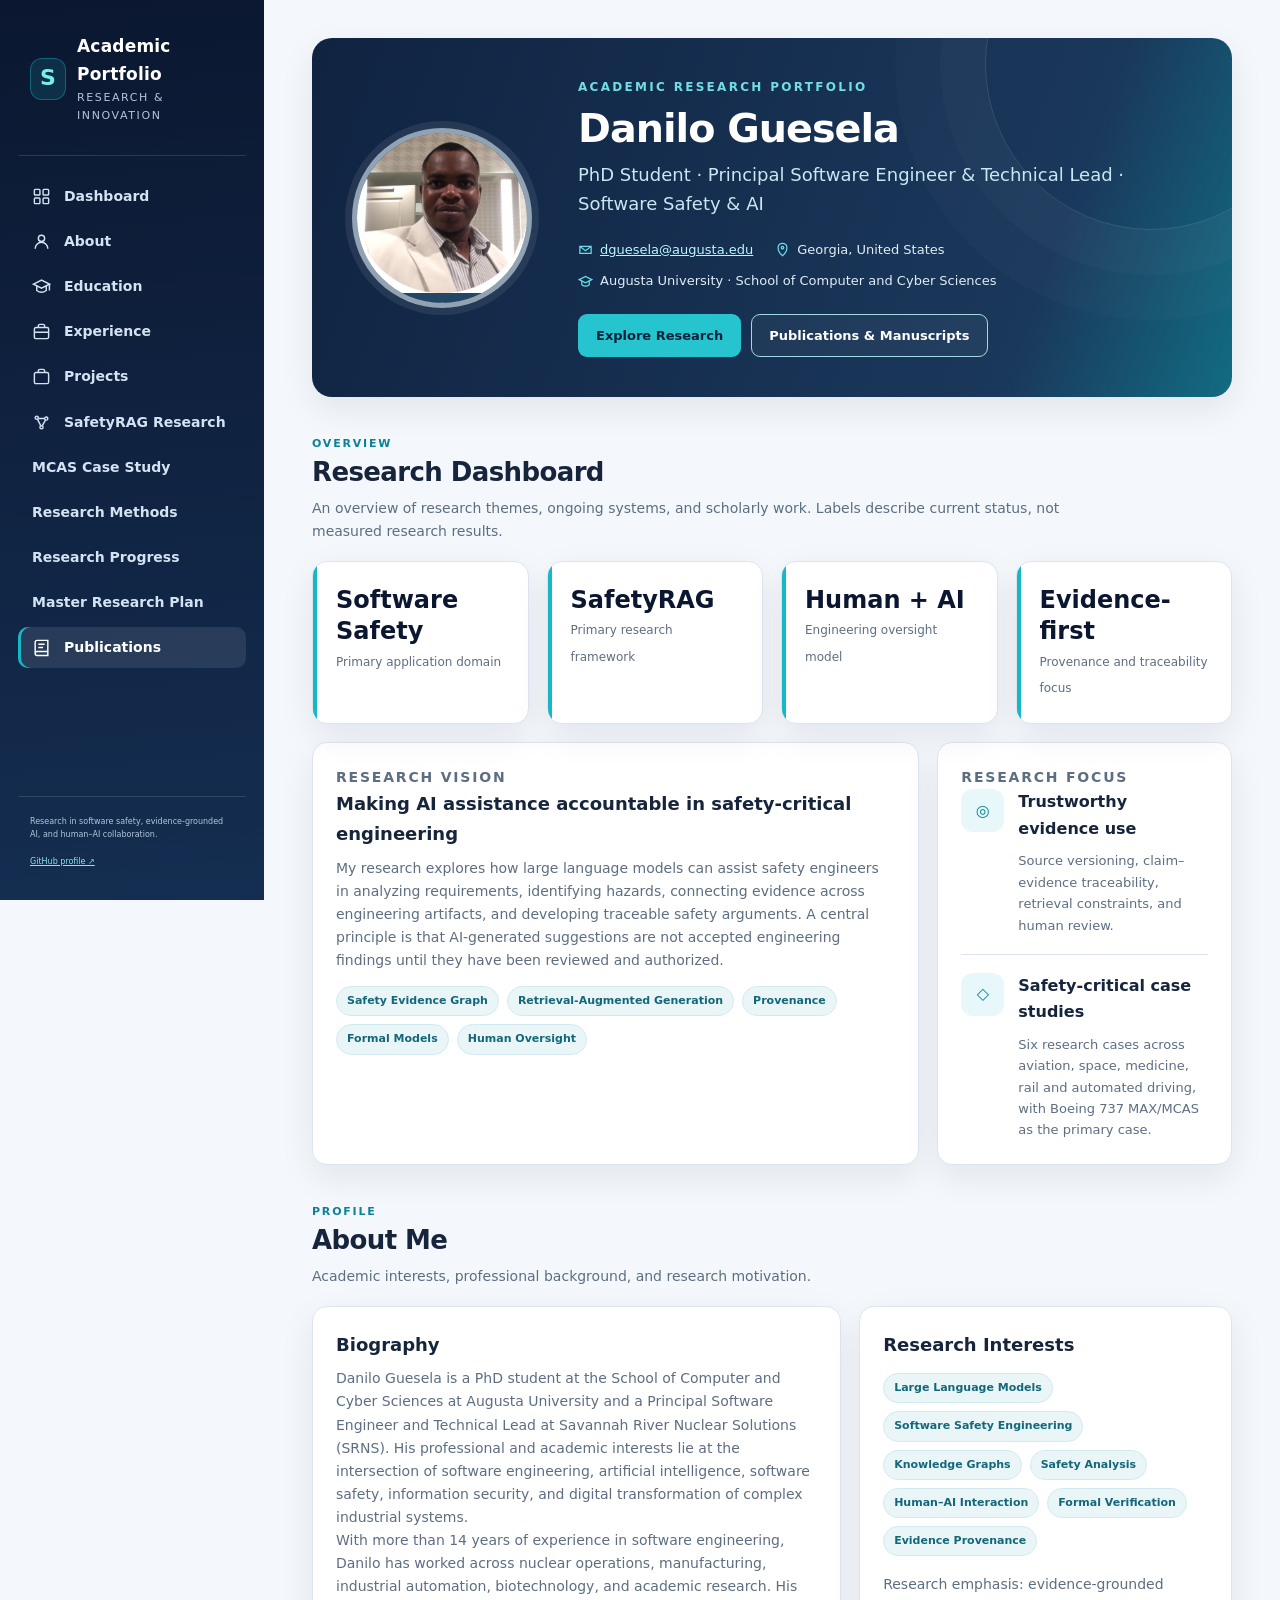
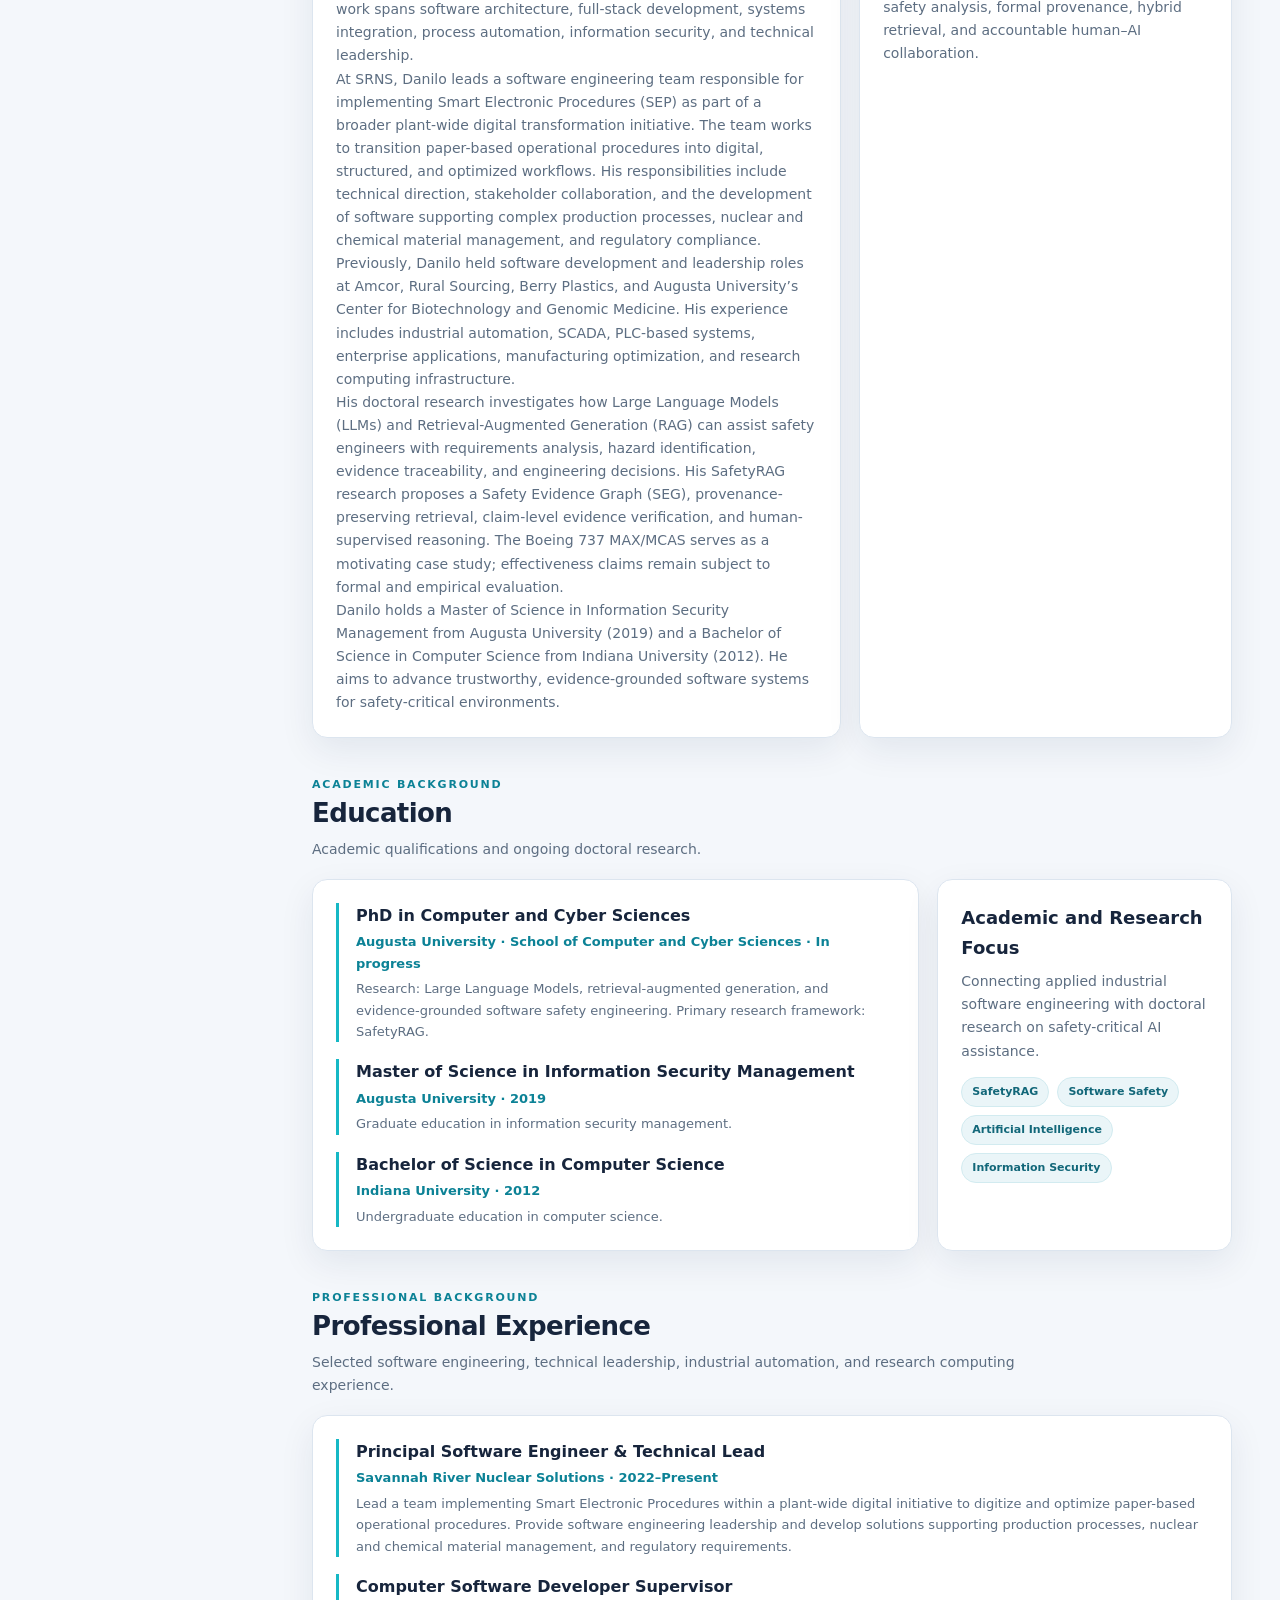
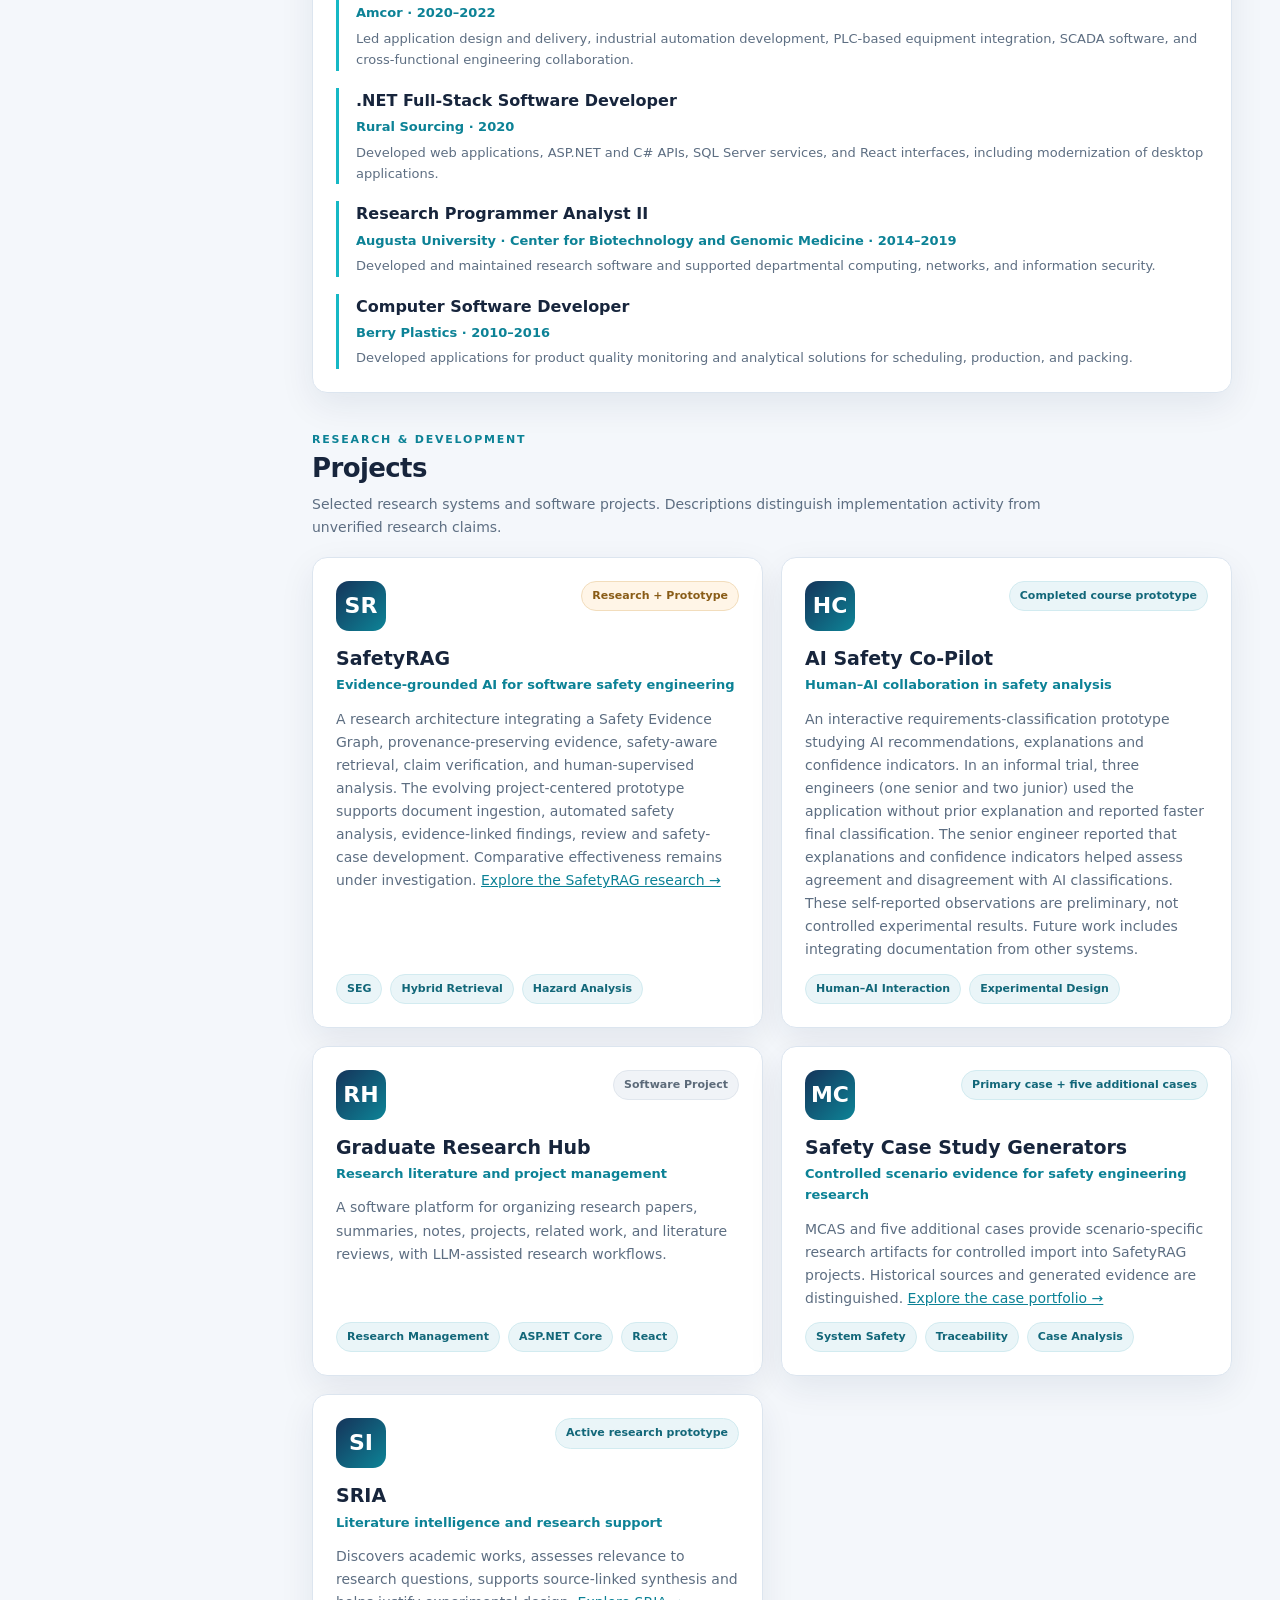
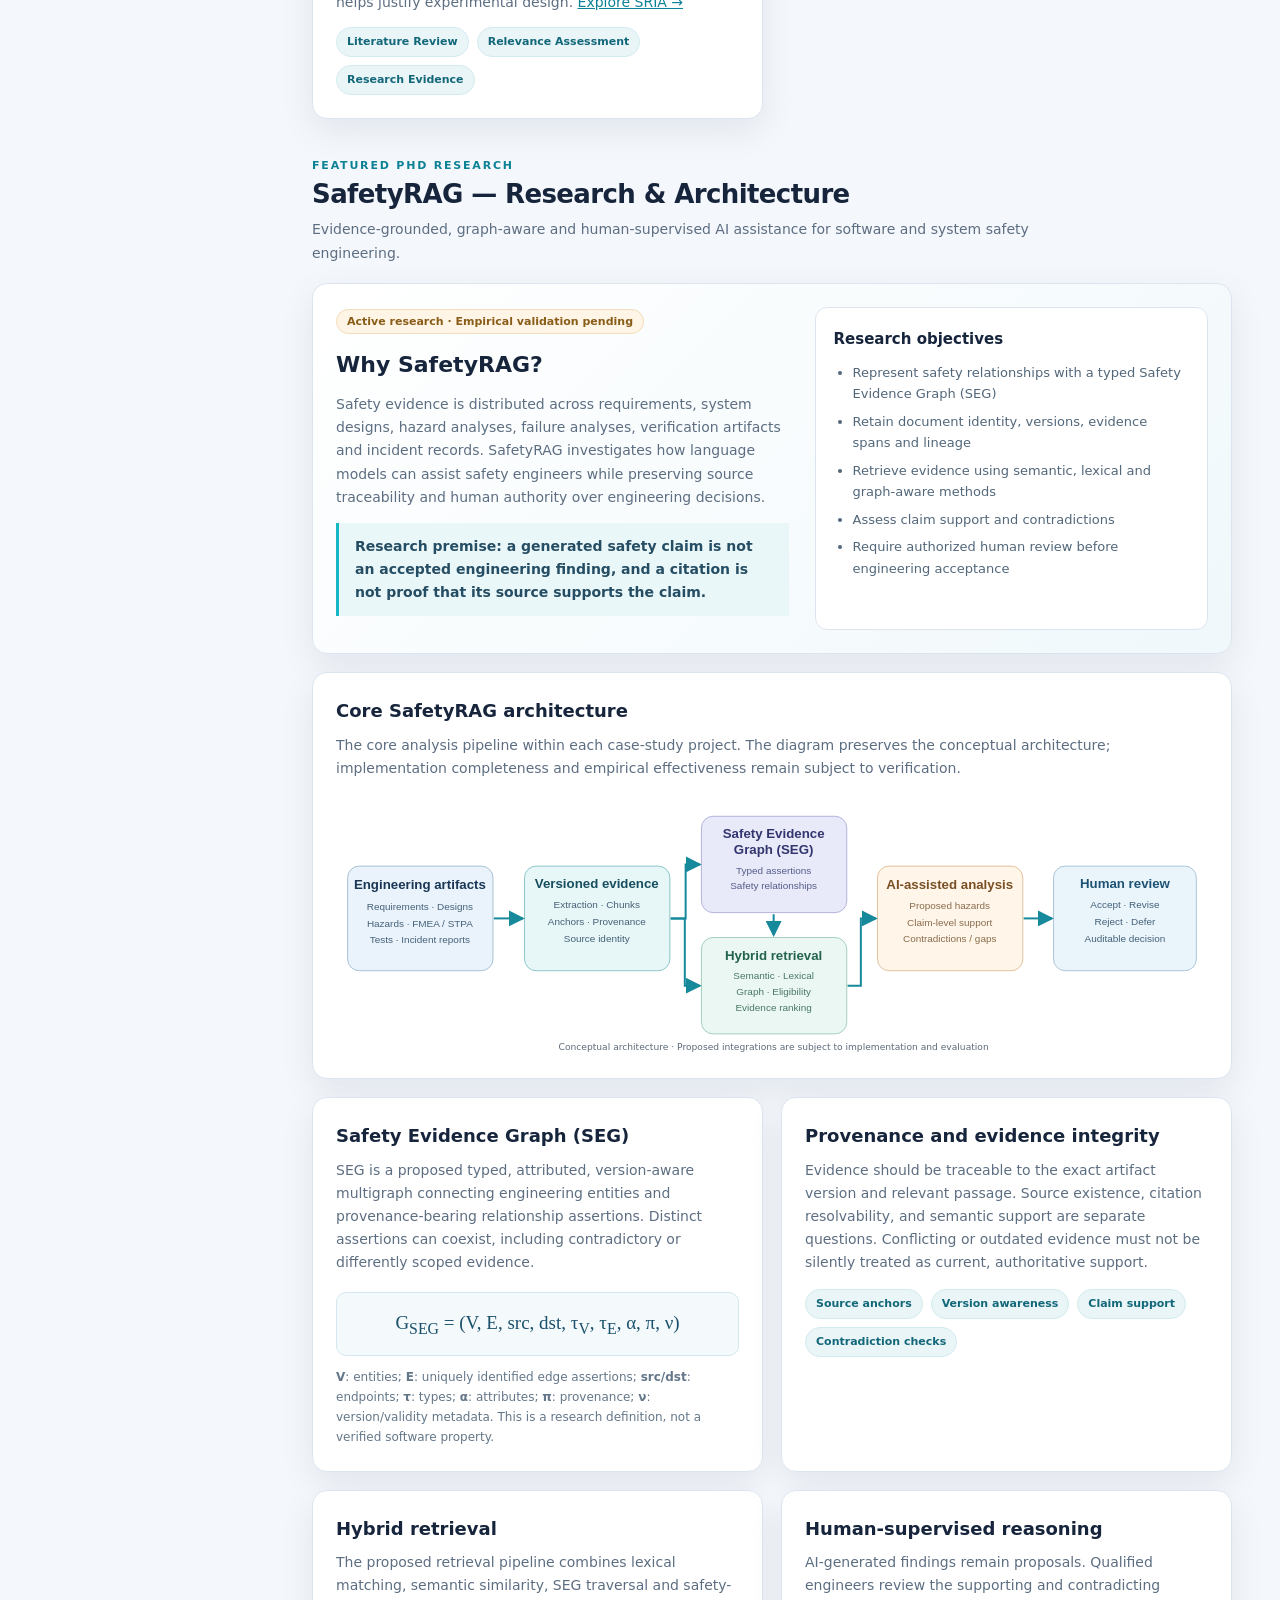
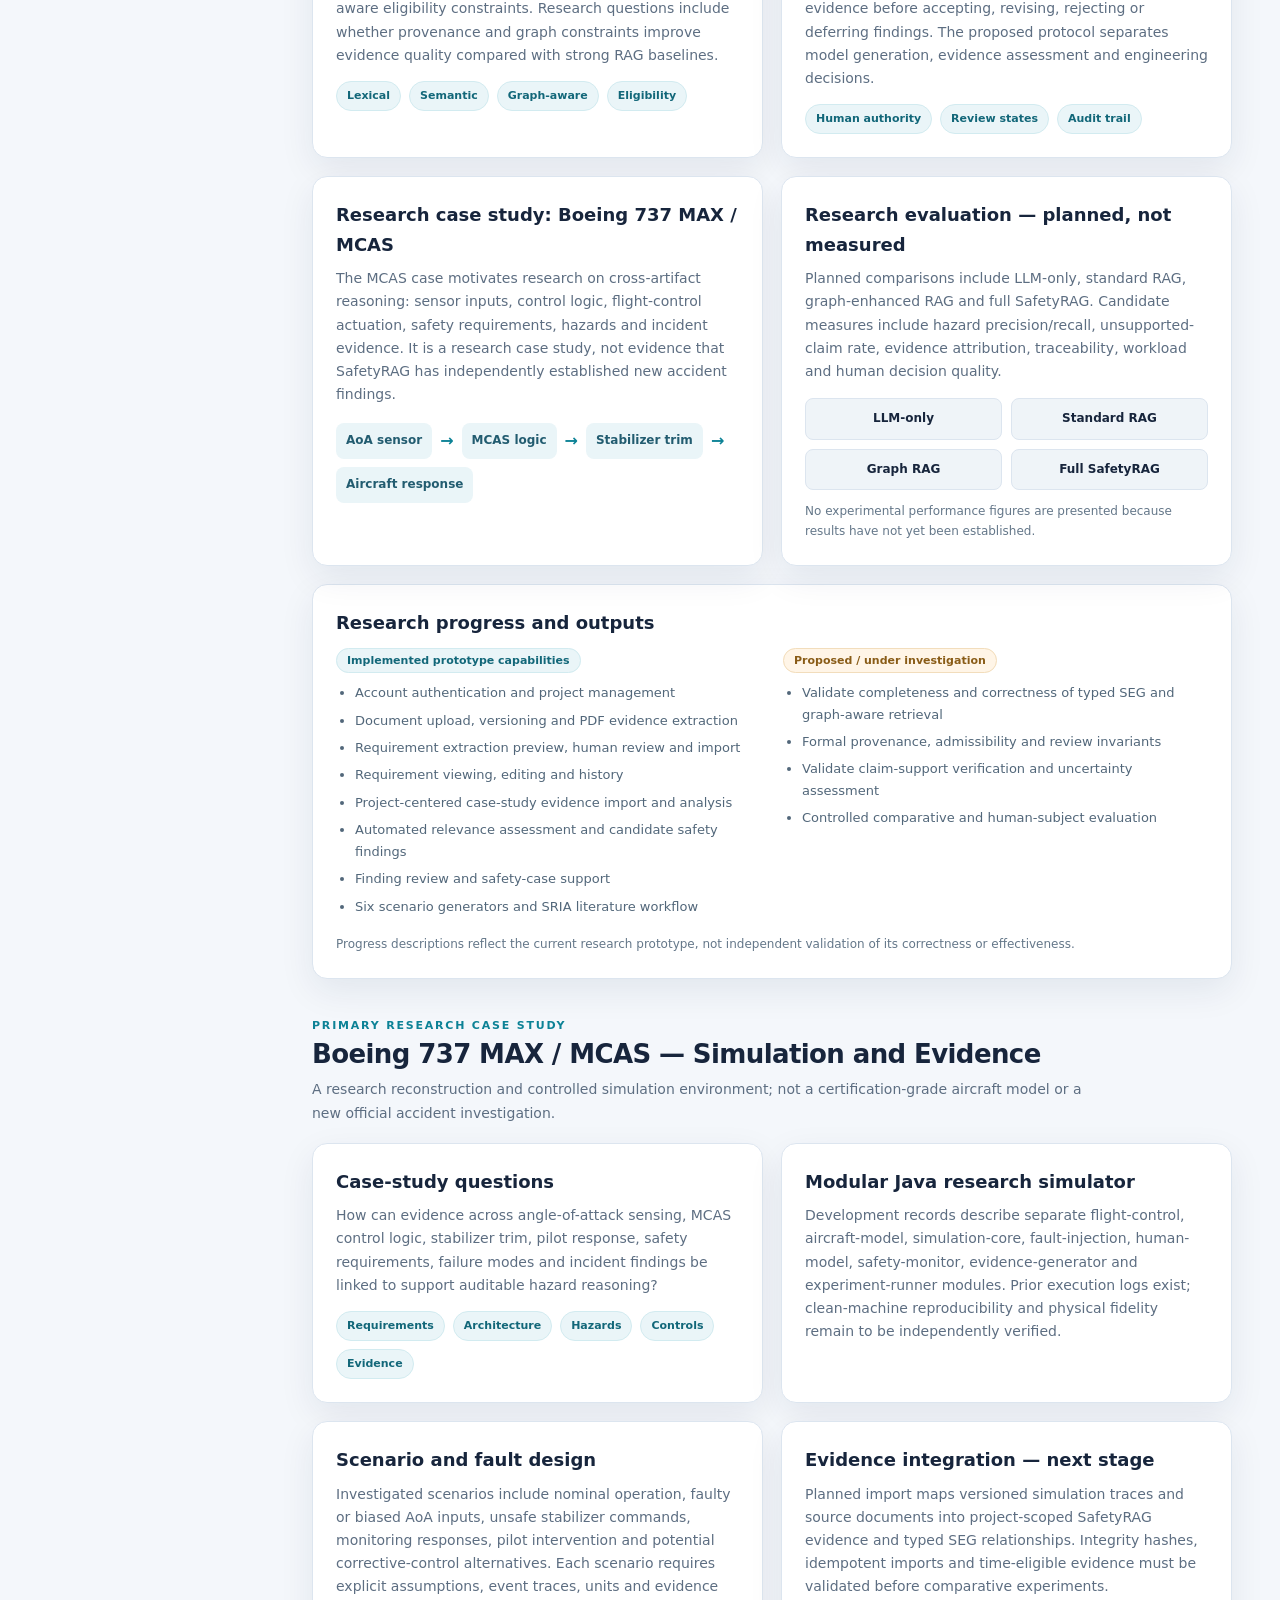
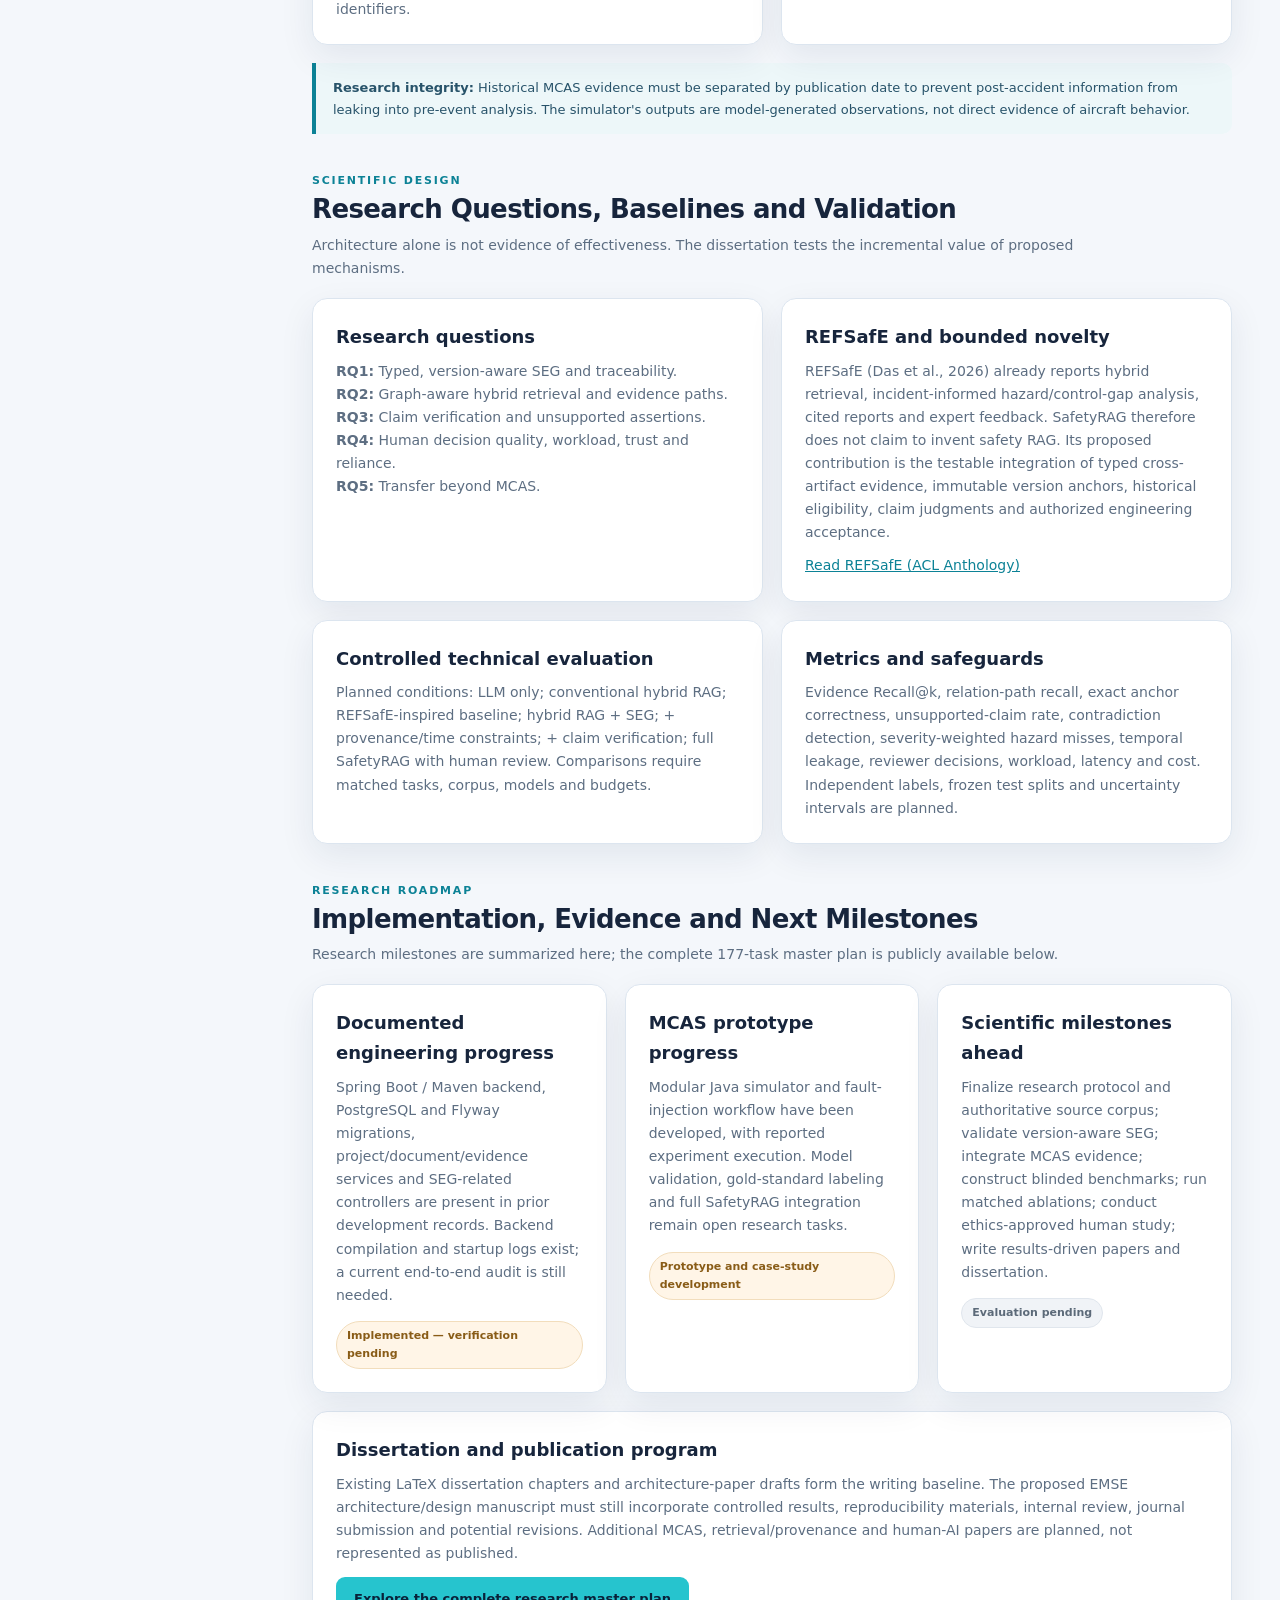
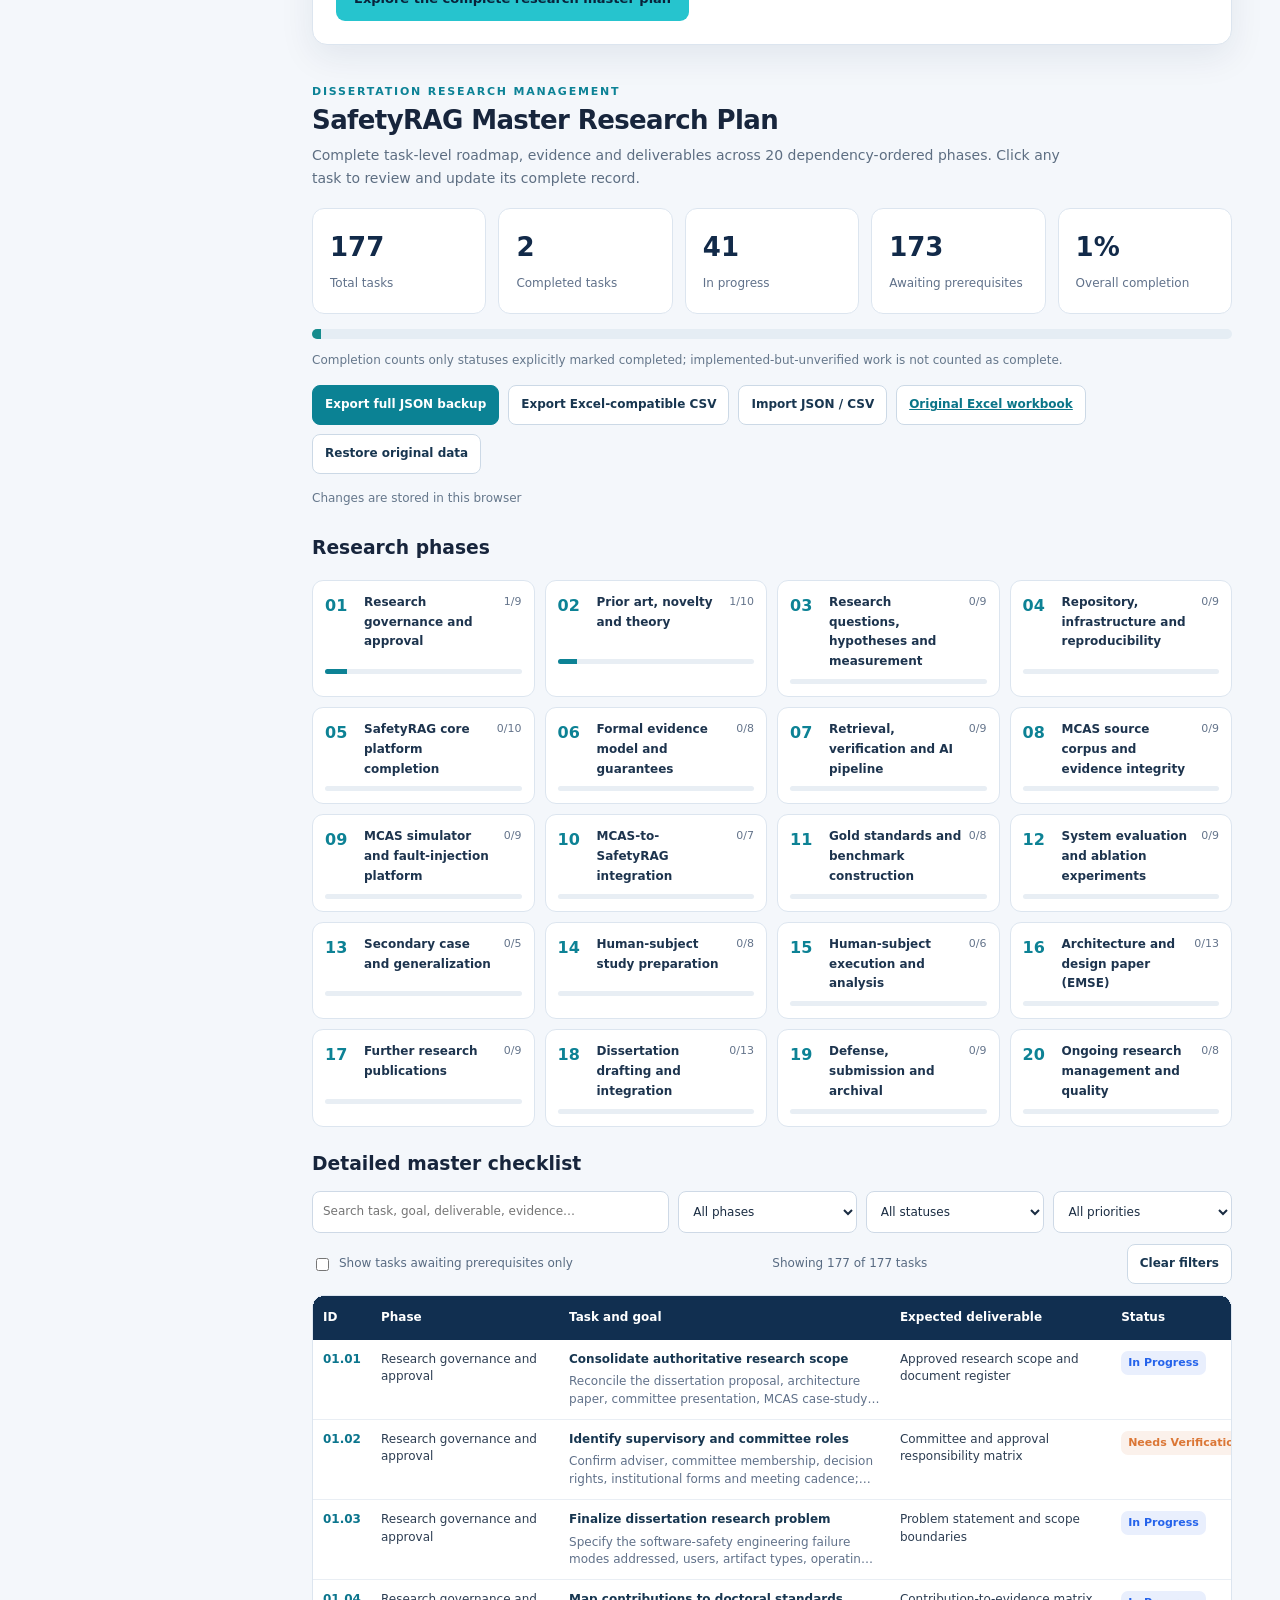
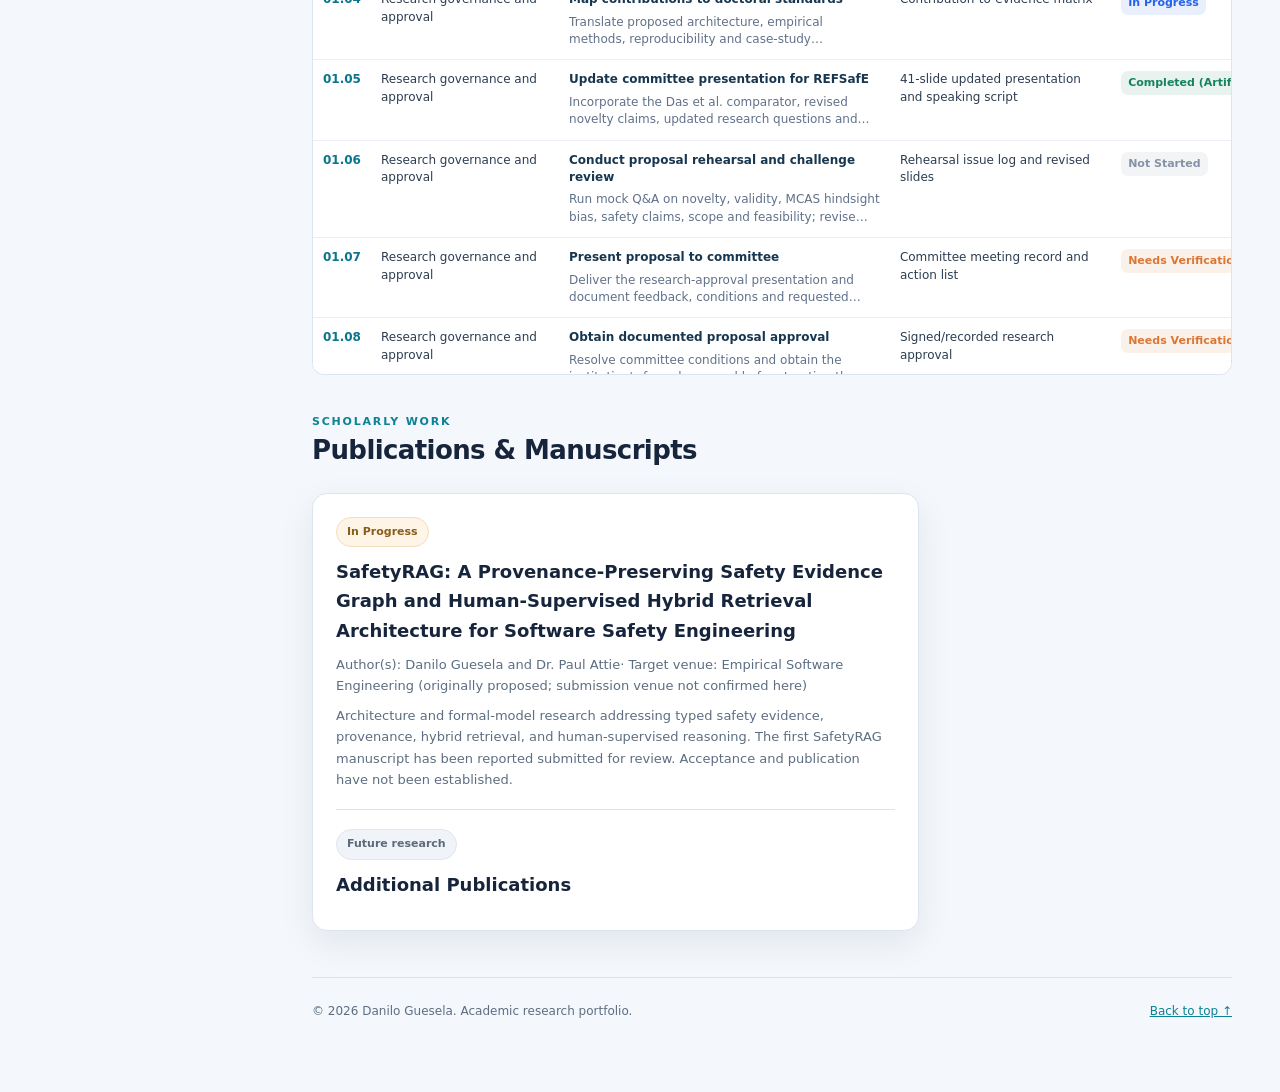
<file: 11252026_index.html>
<!DOCTYPE html>
<html lang="en">
<head>
  <meta charset="UTF-8" />
  <meta name="viewport" content="width=device-width, initial-scale=1" />
  <meta name="description" content="Danilo Guesela — PhD student at Augusta University, software engineering technical lead at Savannah River Nuclear Solutions, and SafetyRAG researcher." />
  <meta name="theme-color" content="#0b1730" />
  <title>Academic Portfolio | Research in AI & Software Safety</title>
  <style>
    :root{--navy:#0b1730;--navy2:#132747;--accent:#16b8c5;--accent2:#0c8296;--ink:#17253c;--muted:#5d6e82;--paper:#f4f7fb;--white:#fff;--border:#dce5ef;--shadow:0 12px 35px rgba(18,41,75,.08);--sidebar:264px}
    *{box-sizing:border-box}html{scroll-behavior:smooth}body{margin:0;background:var(--paper);color:var(--ink);font-family:Inter,ui-sans-serif,system-ui,-apple-system,"Segoe UI",sans-serif;line-height:1.65}a{color:var(--accent2)}a:hover{text-decoration:none}button{font:inherit} .skip{position:absolute;left:-9999px;top:10px;background:#fff;padding:8px;z-index:99}.skip:focus{left:10px}
    .sidebar{position:fixed;inset:0 auto 0 0;width:var(--sidebar);background:linear-gradient(175deg,var(--navy),#142e51);color:#fff;display:flex;flex-direction:column;padding:32px 18px;z-index:20;transition:transform .25s ease}.brand{display:flex;align-items:center;gap:11px;padding:0 12px 30px;border-bottom:1px solid #ffffff20}.brand-symbol{display:grid;place-items:center;width:42px;height:42px;background:#17b6c524;border:1px solid #16b8c566;border-radius:12px;font-weight:800;color:#77edf0;font-size:22px}.brand strong{font-size:17px;letter-spacing:.2px}.brand small{display:block;color:#b2c6db;font-size:11px;letter-spacing:1.6px;text-transform:uppercase}.nav{display:grid;gap:7px;margin-top:32px}.nav a{color:#d4e3f2;text-decoration:none;display:flex;align-items:center;gap:13px;padding:12px 14px;border-radius:10px;font-weight:600;font-size:14px;transition:.2s}.nav a:hover,.nav a.active{background:#ffffff19;color:#fff}.nav a.active{box-shadow:inset 3px 0 0 var(--accent)}.nav svg{width:19px;height:19px;flex-shrink:0}.sidebar-foot{margin-top:auto;padding:18px 12px 0;border-top:1px solid #ffffff20;font-size:8px;color:#b3c7d8}.sidebar-foot a{color:#8ce3ea}.main{margin-left:var(--sidebar);min-width:0}.topbar{display:none}.container{max-width:1320px;padding:38px 48px 70px;margin:0 auto}.hero{background:linear-gradient(110deg,#102341,#1a385b 78%,#126c83);border-radius:20px;box-shadow:var(--shadow);color:white;padding:40px;display:grid;grid-template-columns:190px minmax(0,1fr);gap:36px;align-items:center;position:relative;overflow:hidden}.hero:after{content:"";position:absolute;right:-85px;top:-140px;width:330px;height:330px;border:1px solid #ffffff20;border-radius:50%;box-shadow:0 0 0 45px #ffffff05,0 0 0 90px #ffffff04;pointer-events:none}.avatar{width:180px;height:180px;border-radius:50%;border:5px solid #ffffff80;box-shadow:0 0 0 7px #ffffff14;background:#224665;overflow:hidden;display:grid;place-items:center;position:relative;z-index:1}.avatar img{width:100%;height:100%;object-fit:cover;display:block}.avatar-fallback{display:flex;flex-direction:column;align-items:center;justify-content:center;color:#e6f5ff;gap:7px;text-align:center;font-size:11px;letter-spacing:.3px}.avatar-fallback svg{width:70px;height:70px}.eyebrow{text-transform:uppercase;letter-spacing:2.3px;color:#72dce7;font-size:12px;font-weight:800;margin:0 0 8px}.hero h1{font-size:clamp(29px,3.1vw,47px);line-height:1.13;margin:0 0 9px;letter-spacing:-1px}.role{font-size:18px;color:#c9e7f2;margin:0 0 20px}.hero-details{display:flex;gap:10px 22px;flex-wrap:wrap;font-size:13px;color:#e0edf5;position:relative;z-index:1}.hero-details span{display:inline-flex;align-items:center;gap:7px}.hero-details svg{width:15px;height:15px;color:#69dce7}.hero-details a{color:#b9f7ff}.hero-actions{display:flex;gap:10px;flex-wrap:wrap;margin-top:22px;position:relative;z-index:1}.btn{display:inline-flex;align-items:center;justify-content:center;border-radius:9px;text-decoration:none;padding:10px 17px;font-weight:750;font-size:13px;border:1px solid transparent}.btn.primary{background:#26c4ce;color:#09223a}.btn.secondary{border-color:#a3d9e2;color:#fff;background:#ffffff0a}.btn:hover{filter:brightness(1.07)}.section{scroll-margin-top:26px;margin-top:38px}.section-head{display:flex;align-items:flex-end;justify-content:space-between;gap:16px;margin-bottom:18px}.kicker{font-size:11px;letter-spacing:1.8px;text-transform:uppercase;font-weight:800;color:var(--accent2);margin:0 0 3px}.section h2{font-size:26px;line-height:1.25;margin:0;letter-spacing:-.6px}.section-intro{color:var(--muted);font-size:14px;margin:8px 0 0;max-width:780px}.grid{display:grid;grid-template-columns:repeat(12,minmax(0,1fr));gap:18px}.card{background:#fff;border:1px solid var(--border);border-radius:15px;box-shadow:var(--shadow);padding:23px;min-width:0}.card h3{margin:0 0 8px;font-size:18px}.card p{margin:0;color:var(--muted);font-size:14px}.stat{grid-column:span 3;position:relative;overflow:hidden}.stat:before{content:"";position:absolute;left:0;top:0;bottom:0;width:4px;background:var(--accent)}.stat strong{display:block;font-size:24px;color:var(--navy);line-height:1.3}.stat span{color:var(--muted);font-size:12px}.span-8{grid-column:span 8}.span-7{grid-column:span 7}.span-6{grid-column:span 6}.span-5{grid-column:span 5}.span-4{grid-column:span 4}.span-12{grid-column:span 12}.tag-row{display:flex;flex-wrap:wrap;gap:8px;margin-top:14px}.tag{background:#eaf5f8;border:1px solid #d2ebf0;color:#126779;padding:5px 10px;border-radius:999px;font-size:11px;font-weight:750}.tag.grey{background:#f0f3f7;border-color:#e0e6ed;color:#5c6a79}.tag.amber{background:#fff5e7;border-color:#f2ddbc;color:#895c17}.feature{display:flex;gap:14px;align-items:flex-start}.feature-icon{width:43px;height:43px;border-radius:12px;flex-shrink:0;display:grid;place-items:center;background:#e8f7f9;color:#07879a}.feature-icon svg{width:22px;height:22px}.feature h3{font-size:16px}.feature p{font-size:13px}.timeline{display:grid;gap:17px}.timeline-item{border-left:3px solid var(--accent);padding-left:17px}.timeline-item h3{margin:0 0 2px;font-size:16px}.timeline-item .sub{color:var(--accent2);font-weight:700;font-size:13px;margin-bottom:4px}.timeline-item p{font-size:13px}.project-card{display:flex;flex-direction:column;gap:12px}.project-top{display:flex;justify-content:space-between;gap:12px;align-items:flex-start}.project-symbol{width:50px;height:50px;border-radius:13px;background:linear-gradient(135deg,#15345a,#0d8497);color:white;display:grid;place-items:center;font-weight:800;font-size:22px}.project-card h3{margin:0;font-size:19px}.project-card .subtitle{font-size:13px;color:var(--accent2);font-weight:700}.project-card p{flex:1}.project-card .tag-row{margin-top:0}.pub{padding:19px 0;border-bottom:1px solid var(--border)}.pub:first-child{padding-top:0}.pub:last-child{border:0;padding-bottom:0}.pub-title{font-size:16px;font-weight:750;margin:0 0 5px}.pub-meta{font-size:13px;color:var(--muted);margin-bottom:8px}.pub p{font-size:13px}.notice{border-left:4px solid var(--accent2);padding:14px 17px;background:#edf7f9;border-radius:0 10px 10px 0;color:#28536a;font-size:13px}.footer{border-top:1px solid var(--border);margin-top:46px;padding-top:24px;display:flex;justify-content:space-between;gap:12px;color:var(--muted);font-size:12px}.menu-toggle{border:0;border-radius:9px;background:#193655;color:#fff;padding:9px;cursor:pointer;display:grid;place-items:center}.menu-toggle svg{width:22px;height:22px}.overlay{display:none}.sr-only{position:absolute;width:1px;height:1px;padding:0;margin:-1px;overflow:hidden;clip:rect(0,0,0,0);white-space:nowrap;border:0}
    @media(max-width:1100px){.container{padding:28px}.hero{grid-template-columns:150px 1fr;padding:30px;gap:25px}.avatar{width:145px;height:145px}.stat{grid-column:span 6}.span-8,.span-7,.span-5,.span-4{grid-column:span 6}}
    @media(max-width:760px){.sidebar{transform:translateX(-100%);width:278px}.sidebar.open{transform:translateX(0)}.overlay.show{display:block;position:fixed;inset:0;background:#0b173099;z-index:15}.main{margin-left:0}.topbar{display:flex;align-items:center;justify-content:space-between;background:var(--navy);color:#fff;padding:13px 20px;position:sticky;top:0;z-index:10}.topbar strong{font-size:15px}.container{padding:18px 16px 44px}.hero{grid-template-columns:1fr;text-align:center;justify-items:center;padding:28px 20px}.hero-details,.hero-actions{justify-content:center}.hero h1{font-size:32px}.role{font-size:15px}.section{scroll-margin-top:76px}.span-8,.span-7,.span-6,.span-5,.span-4,.stat{grid-column:span 12}.footer{flex-direction:column}}
    @media(prefers-reduced-motion:reduce){html{scroll-behavior:auto}*,*:before,*:after{transition:none!important}}

    .research-lead{display:grid;grid-template-columns:1.15fr 1fr;gap:26px;background:linear-gradient(135deg,#fff,#f0f8fb)}.research-lead h3{margin:14px 0 10px;font-size:22px}.research-lead p{margin:0 0 14px}.research-quote{padding:12px 16px;border-left:3px solid #16b8c5;background:#eaf7f9;color:#254d63!important;font-weight:650}.research-aim{background:#fff;border:1px solid #dce5ef;border-radius:12px;padding:18px}.research-aim strong{font-size:15px}.research-aim ul,.progress-grid ul{margin:10px 0 0;padding-left:19px;font-size:13px;color:#52677a}.research-aim li,.progress-grid li{margin:6px 0}.diagram-wrap{overflow-x:auto;margin-top:18px}.architecture-svg{display:block;width:100%;min-width:760px;height:auto}.formula{margin:17px 0 10px;padding:14px 12px;border:1px solid #d4e8ef;background:#f4f9fb;border-radius:10px;font-family:Georgia,serif;font-size:19px;text-align:center;color:#1a506b;overflow-wrap:anywhere}.formula-note{font-size:12px!important;margin-top:12px!important;color:#647789!important}.case-flow{display:flex;flex-wrap:wrap;gap:8px;align-items:center;margin-top:17px}.case-flow span{padding:8px 10px;border-radius:8px;background:#eaf5f8;color:#225c70;font-size:12px;font-weight:700}.case-flow b{color:#0c8296}.evaluation-list{display:grid;grid-template-columns:repeat(2,1fr);gap:9px;margin-top:15px}.evaluation-list span{padding:10px 12px;background:#eff4f8;border:1px solid #dce5ef;border-radius:8px;font-size:12px;font-weight:750;text-align:center}.progress-grid{display:grid;grid-template-columns:1fr 1fr;gap:22px}.research-links{display:grid;grid-template-columns:repeat(2,minmax(0,1fr));gap:10px;margin-top:15px}.resource-placeholder{border:1px dashed #b8cbd9;background:#f6f9fc;padding:12px;border-radius:9px;color:#5b6d7c;font-size:12px}@media(max-width:900px){.research-lead,.progress-grid{grid-template-columns:1fr}}@media(max-width:550px){.research-links{grid-template-columns:1fr}}
  
    /* SECTION DIVIDER */

.section-divider {
    display: flex;
    align-items: center;
    gap: 20px;
    margin: 48px 0 36px;
}

.section-divider::before,
.section-divider::after {
    content: "";
    flex: 1;
    height: 1px;
    background: linear-gradient(
        90deg,
        transparent,
        #94a3b8,
        transparent
    );
}

.section-divider span {
    color: #17627a;
    font-size: 0.75rem;
    font-weight: 700;
    letter-spacing: 2px;
    white-space: nowrap;
}
  
    .sidebar{overflow-y:auto}.nav{gap:4px;margin-top:20px}.nav a{padding:9px 14px}.sidebar-foot{margin-top:auto}.nav a[href="#sria"],.nav a[href="#case-studies"],.nav a[href="#workflow"]{padding-left:46px}
  </style>
  <link rel="stylesheet" href="dashboard.css" />
</head>
<body>
<a class="skip" href="#dashboard">Skip to main content</a>
<div class="overlay" id="overlay" aria-hidden="true"></div>
<aside class="sidebar" id="sidebar" aria-label="Primary navigation">
  <div class="brand"><div class="brand-symbol">S</div><div><strong>Academic Portfolio</strong><small>Research & Innovation</small></div></div>
  <nav class="nav" id="navigation">
    <a href="#dashboard" class="active" aria-current="page"><svg viewBox="0 0 24 24" fill="none" stroke="currentColor" stroke-width="1.8"><rect x="3" y="3" width="7" height="7" rx="1"/><rect x="14" y="3" width="7" height="7" rx="1"/><rect x="3" y="14" width="7" height="7" rx="1"/><rect x="14" y="14" width="7" height="7" rx="1"/></svg>Dashboard</a>
    <a href="#about"><svg viewBox="0 0 24 24" fill="none" stroke="currentColor" stroke-width="1.8"><circle cx="12" cy="8" r="4"/><path d="M4 21a8 8 0 0 1 16 0"/></svg>About</a>
    <a href="#education"><svg viewBox="0 0 24 24" fill="none" stroke="currentColor" stroke-width="1.8"><path d="m2 9 10-5 10 5-10 5L2 9Z"/><path d="M6 11v6c4 3 8 3 12 0v-6M22 9v8"/></svg>Education</a>
    <a href="#experience"><svg viewBox="0 0 24 24" fill="none" stroke="currentColor" stroke-width="1.8"><rect x="3" y="7" width="18" height="14" rx="2"/><path d="M8 7V5a2 2 0 0 1 2-2h4a2 2 0 0 1 2 2v2M3 13h18"/></svg>Experience</a>
    <a href="#projects"><svg viewBox="0 0 24 24" fill="none" stroke="currentColor" stroke-width="1.8"><rect x="3" y="7" width="18" height="14" rx="2"/><path d="M8 7V5a2 2 0 0 1 2-2h4a2 2 0 0 1 2 2v2"/></svg>Projects</a>
    <a href="#safetyrag"><svg viewBox="0 0 24 24" fill="none" stroke="currentColor" stroke-width="1.8"><circle cx="6" cy="6" r="2"/><circle cx="18" cy="7" r="2"/><circle cx="12" cy="18" r="2"/><path d="M8 7l8 0M7 8l4 8M17 9l-4 7"/></svg>SafetyRAG Research</a>
    <a href="#mcas-deep-dive">MCAS Case Study</a>
    <a href="#research-methods">Research Methods</a>
    <a href="#research-milestones">Research Progress</a>
    <a href="#research-plan">Master Research Plan</a>
    <a href="#publications"><svg viewBox="0 0 24 24" fill="none" stroke="currentColor" stroke-width="1.8"><path d="M4 19.5A2.5 2.5 0 0 1 6.5 17H20V3H6.5A2.5 2.5 0 0 0 4 5.5v14ZM4 19.5A2.5 2.5 0 0 0 6.5 22H20v-5"/><path d="M8 8h8M8 12h6"/></svg>Publications</a>
  </nav>
  <div class="sidebar-foot">Research in software safety, evidence-grounded AI, and human–AI collaboration.<br><br><a href="https://github.com/" target="_blank" rel="noopener noreferrer" id="sidebarGithub">GitHub profile ↗</a></div>
</aside>
<div class="main">
  <div class="topbar"><strong>Academic Portfolio</strong><button class="menu-toggle" id="menuToggle" aria-label="Open navigation" aria-expanded="false" aria-controls="sidebar"><svg viewBox="0 0 24 24" fill="none" stroke="currentColor" stroke-width="2"><path d="M4 6h16M4 12h16M4 18h16"/></svg></button></div>
  <main class="container" id="dashboard">
    <header class="hero" aria-labelledby="profileName">
      <div class="avatar" aria-label="Profile photograph"><img src="assets/profile.JPG" alt="Profile portrait" id="profileImage" hidden><div class="avatar-fallback" id="avatarFallback"><svg viewBox="0 0 80 80" fill="none" stroke="currentColor" stroke-width="2"><circle cx="40" cy="27" r="15"/><path d="M12 72c0-17 12-27 28-27s28 10 28 27"/></svg><span>YOUR PHOTO</span></div></div>
      <div><p class="eyebrow">Academic Research Portfolio</p><h1 id="profileName">Danilo Guesela</h1><p class="role" id="profileRole">PhD Student · Computer Science · Software Safety & AI</p>
        <div class="hero-details"><span><svg viewBox="0 0 24 24" fill="none" stroke="currentColor" stroke-width="2"><path d="M3 7h18v11H3zM3 7l9 7 9-7"/></svg><a id="emailLink" href="mailto:your.email@example.edu">your.email@example.edu</a></span><span><svg viewBox="0 0 24 24" fill="none" stroke="currentColor" stroke-width="2"><path d="M12 22s7-6 7-13a7 7 0 1 0-14 0c0 7 7 13 7 13Z"/><circle cx="12" cy="9" r="2"/></svg><span id="profileLocation">City, State / Country</span></span><span><svg viewBox="0 0 24 24" fill="none" stroke="currentColor" stroke-width="2"><path d="m2 9 10-5 10 5-10 5L2 9Z"/><path d="M6 11v6c4 3 8 3 12 0v-6"/></svg><span id="profileAffiliation">University / Research Institution</span></span></div>
        <div class="hero-actions"><a class="btn primary" href="#projects">Explore Research</a><a class="btn secondary" href="#publications">Publications & Manuscripts</a></div>
      </div>
    </header>
    <section class="section" aria-labelledby="dashboardHeading"><div class="section-head"><div><p class="kicker">Overview</p><h2 id="dashboardHeading">Research Dashboard</h2><p class="section-intro">An overview of research themes, ongoing systems, and scholarly work. Labels describe current status, not measured research results.</p></div></div>
      <div class="grid"><div class="card stat"><strong>Software Safety</strong><span>Primary application domain</span></div><div class="card stat"><strong>SafetyRAG</strong><span>Primary research framework</span></div><div class="card stat"><strong>Human + AI</strong><span>Engineering oversight model</span></div><div class="card stat"><strong>Evidence-first</strong><span>Provenance and traceability focus</span></div>
      <article class="card span-8"><p class="kicker">Research Vision</p><h3>Making AI assistance accountable in safety-critical engineering</h3><p>My research explores how large language models can assist safety engineers in analyzing requirements, identifying hazards, connecting evidence across engineering artifacts, and developing traceable safety arguments. A central principle is that AI-generated suggestions are not accepted engineering findings until they have been reviewed and authorized.</p><div class="tag-row"><span class="tag">Safety Evidence Graph</span><span class="tag">Retrieval-Augmented Generation</span><span class="tag">Provenance</span><span class="tag">Formal Models</span><span class="tag">Human Oversight</span></div></article>
      <article class="card span-4"><p class="kicker">Research Focus</p><div class="feature"><div class="feature-icon">◎</div><div><h3>Trustworthy evidence use</h3><p>Source versioning, claim–evidence traceability, retrieval constraints, and human review.</p></div></div><hr style="border:0;border-top:1px solid var(--border);margin:18px 0"><div class="feature"><div class="feature-icon">◇</div><div><h3>Safety-critical case studies</h3><p>Six research cases across aviation, space, medicine, rail and automated driving, with Boeing 737 MAX/MCAS as the primary case.</p></div></div></article></div>
    </section>
    <section class="section" id="about" aria-labelledby="aboutHeading">
      <div class="section-head">
        <div>
          <p class="kicker">Profile</p>
          <h2 id="aboutHeading">About Me</h2>
          <p class="section-intro">Academic interests, professional background, and research motivation.</p>
        </div>
      </div>
      <div class="grid">
        <article class="card span-7">
          <h3>Biography</h3>
          <div id="biography">
            <p>Danilo Guesela is a PhD student at the School of Computer and Cyber Sciences at Augusta University and a Principal Software Engineer and Technical Lead at Savannah River Nuclear Solutions (SRNS). His professional and academic interests lie at the intersection of software engineering, artificial intelligence, software safety, information security, and digital transformation of complex industrial systems.</p>
            <p>With more than 14 years of experience in software engineering, Danilo has worked across nuclear operations, manufacturing, industrial automation, biotechnology, and academic research. His work spans software architecture, full-stack development, systems integration, process automation, information security, and technical leadership.</p><p>At SRNS, Danilo leads a software engineering team responsible for implementing Smart Electronic Procedures (SEP) as part of a broader plant-wide digital transformation initiative. The team works to transition paper-based operational procedures into digital, structured, and optimized workflows. His responsibilities include technical direction, stakeholder collaboration, and the development of software supporting complex production processes, nuclear and chemical material management, and regulatory compliance.</p>
            <p>Previously, Danilo held software development and leadership roles at Amcor, Rural Sourcing, Berry Plastics, and Augusta University’s Center for Biotechnology and Genomic Medicine. His experience includes industrial automation, SCADA, PLC-based systems, enterprise applications, manufacturing optimization, and research computing infrastructure.</p>
            <p>His doctoral research investigates how Large Language Models (LLMs) and Retrieval-Augmented Generation (RAG) can assist safety engineers with requirements analysis, hazard identification, evidence traceability, and engineering decisions. His SafetyRAG research proposes a Safety Evidence Graph (SEG), provenance-preserving retrieval, claim-level evidence verification, and human-supervised reasoning. The Boeing 737 MAX/MCAS serves as a motivating case study; effectiveness claims remain subject to formal and empirical evaluation.</p>
            <p>Danilo holds a Master of Science in Information Security Management from Augusta University (2019) and a Bachelor of Science in Computer Science from Indiana University (2012). He aims to advance trustworthy, evidence-grounded software systems for safety-critical environments.</p>
          </div>
        </article>
        <article class="card span-5">
          <h3>Research Interests</h3>
          <div class="tag-row">
            <span class="tag">Large Language Models</span>
            <span class="tag">Software Safety Engineering</span>
            <span class="tag">Knowledge Graphs</span>
            <span class="tag">Safety Analysis</span>
            <span class="tag">Human–AI Interaction</span>
            <span class="tag">Formal Verification</span>
            <span class="tag">Evidence Provenance</span>
          </div>
          <p style="margin-top:17px">Research emphasis: evidence-grounded safety analysis, formal provenance, hybrid retrieval, and accountable human–AI collaboration.</p>
        

 


        </article>
      </div>
    </section>

    <section class="section" id="education" aria-labelledby="educationHeading"><div class="section-head"><div><p class="kicker">Academic Background</p><h2 id="educationHeading">Education</h2><p class="section-intro">Academic qualifications and ongoing doctoral research.</p></div></div><div class="grid"><article class="card span-8"><div class="timeline"><div class="timeline-item"><h3>PhD in Computer and Cyber Sciences</h3><div class="sub">Augusta University · School of Computer and Cyber Sciences · In progress</div><p>Research: Large Language Models, retrieval-augmented generation, and evidence-grounded software safety engineering. Primary research framework: SafetyRAG.</p></div><div class="timeline-item"><h3>Master of Science in Information Security Management</h3><div class="sub">Augusta University · 2019</div><p>Graduate education in information security management.</p></div><div class="timeline-item"><h3>Bachelor of Science in Computer Science</h3><div class="sub">Indiana University · 2012</div><p>Undergraduate education in computer science.</p></div></div></article><article class="card span-4"><h3>Academic and Research Focus</h3><p>Connecting applied industrial software engineering with doctoral research on safety-critical AI assistance.</p><div class="tag-row"><span class="tag">SafetyRAG</span><span class="tag">Software Safety</span><span class="tag">Artificial Intelligence</span><span class="tag">Information Security</span></div></article></div></section>
    <section class="section" id="experience" aria-labelledby="experienceHeading"><div class="section-head"><div><p class="kicker">Professional Background</p><h2 id="experienceHeading">Professional Experience</h2><p class="section-intro">Selected software engineering, technical leadership, industrial automation, and research computing experience.</p></div></div><div class="grid"><article class="card span-12"><div class="timeline"><div class="timeline-item"><h3>Principal Software Engineer &amp; Technical Lead</h3><div class="sub">Savannah River Nuclear Solutions · 2022–Present</div><p>Lead a team implementing Smart Electronic Procedures within a plant-wide digital initiative to digitize and optimize paper-based operational procedures. Provide software engineering leadership and develop solutions supporting production processes, nuclear and chemical material management, and regulatory requirements.</p></div><div class="timeline-item"><h3>Computer Software Developer Supervisor</h3><div class="sub">Amcor · 2020–2022</div><p>Led application design and delivery, industrial automation development, PLC-based equipment integration, SCADA software, and cross-functional engineering collaboration.</p></div><div class="timeline-item"><h3>.NET Full-Stack Software Developer</h3><div class="sub">Rural Sourcing · 2020</div><p>Developed web applications, ASP.NET and C# APIs, SQL Server services, and React interfaces, including modernization of desktop applications.</p></div><div class="timeline-item"><h3>Research Programmer Analyst II</h3><div class="sub">Augusta University · Center for Biotechnology and Genomic Medicine · 2014–2019</div><p>Developed and maintained research software and supported departmental computing, networks, and information security.</p></div><div class="timeline-item"><h3>Computer Software Developer</h3><div class="sub">Berry Plastics · 2010–2016</div><p>Developed applications for product quality monitoring and analytical solutions for scheduling, production, and packing.</p></div></div></article></div></section>
    <section class="section" id="projects" aria-labelledby="projectsHeading"><div class="section-head"><div><p class="kicker">Research & Development</p><h2 id="projectsHeading">Projects</h2><p class="section-intro">Selected research systems and software projects. Descriptions distinguish implementation activity from unverified research claims.</p></div></div><div class="grid">
      <article class="card span-6 project-card"><div class="project-top"><div class="project-symbol">SR</div><span class="tag amber">Research + Prototype</span></div><div><h3>SafetyRAG</h3><div class="subtitle">Evidence-grounded AI for software safety engineering</div></div><p>A research architecture integrating a Safety Evidence Graph, provenance-preserving evidence, safety-aware retrieval, claim verification, and human-supervised analysis. The evolving project-centered prototype supports document ingestion, automated safety analysis, evidence-linked findings, review and safety-case development. Comparative effectiveness remains under investigation. <a href="#safetyrag">Explore the SafetyRAG research →</a></p><div class="tag-row"><span class="tag">SEG</span><span class="tag">Hybrid Retrieval</span><span class="tag">Hazard Analysis</span></div></article>
      <article class="card span-6 project-card"><div class="project-top"><div class="project-symbol">HC</div><span class="tag">Completed course prototype</span></div><div><h3>AI Safety Co-Pilot</h3><div class="subtitle">Human–AI collaboration in safety analysis</div></div><p>An interactive requirements-classification prototype studying AI recommendations, explanations and confidence indicators. In an informal trial, three engineers (one senior and two junior) used the application without prior explanation and reported faster final classification. The senior engineer reported that explanations and confidence indicators helped assess agreement and disagreement with AI classifications. These self-reported observations are preliminary, not controlled experimental results. Future work includes integrating documentation from other systems.</p><div class="tag-row"><span class="tag">Human–AI Interaction</span><span class="tag">Experimental Design</span></div></article>
      <article class="card span-6 project-card"><div class="project-top"><div class="project-symbol">RH</div><span class="tag grey">Software Project</span></div><div><h3>Graduate Research Hub</h3><div class="subtitle">Research literature and project management</div></div><p>A software platform for organizing research papers, summaries, notes, projects, related work, and literature reviews, with LLM-assisted research workflows.</p><div class="tag-row"><span class="tag">Research Management</span><span class="tag">ASP.NET Core</span><span class="tag">React</span></div></article>
      <article class="card span-6 project-card"><div class="project-top"><div class="project-symbol">MC</div><span class="tag">Primary case + five additional cases</span></div><div><h3>Safety Case Study Generators</h3><div class="subtitle">Controlled scenario evidence for safety engineering research</div></div><p>MCAS and five additional cases provide scenario-specific research artifacts for controlled import into SafetyRAG projects. Historical sources and generated evidence are distinguished. <a href="#case-studies">Explore the case portfolio →</a></p><div class="tag-row"><span class="tag">System Safety</span><span class="tag">Traceability</span><span class="tag">Case Analysis</span></div></article>
      <article class="card span-6 project-card"><div class="project-top"><div class="project-symbol">SI</div><span class="tag">Active research prototype</span></div><div><h3>SRIA</h3><div class="subtitle">Literature intelligence and research support</div></div><p>Discovers academic works, assesses relevance to research questions, supports source-linked synthesis and helps justify experimental design. <a href="#sria">Explore SRIA →</a></p><div class="tag-row"><span class="tag">Literature Review</span><span class="tag">Relevance Assessment</span><span class="tag">Research Evidence</span></div></article>
    </div></section>
    <section class="section" id="safetyrag" aria-labelledby="safetyragHeading">
      <div class="section-head"><div><p class="kicker">Featured PhD Research</p><h2 id="safetyragHeading">SafetyRAG — Research &amp; Architecture</h2><p class="section-intro">Evidence-grounded, graph-aware and human-supervised AI assistance for software and system safety engineering.</p></div></div>
      <div class="card research-lead">
        <div><span class="tag amber">Active research · Empirical validation pending</span><h3>Why SafetyRAG?</h3><p>Safety evidence is distributed across requirements, system designs, hazard analyses, failure analyses, verification artifacts and incident records. SafetyRAG investigates how language models can assist safety engineers while preserving source traceability and human authority over engineering decisions.</p><p class="research-quote">Research premise: a generated safety claim is not an accepted engineering finding, and a citation is not proof that its source supports the claim.</p></div>
        <div class="research-aim"><strong>Research objectives</strong><ul><li>Represent safety relationships with a typed Safety Evidence Graph (SEG)</li><li>Retain document identity, versions, evidence spans and lineage</li><li>Retrieve evidence using semantic, lexical and graph-aware methods</li><li>Assess claim support and contradictions</li><li>Require authorized human review before engineering acceptance</li></ul></div>
      </div>
      <div class="card" style="margin-top:18px"><div class="section-head"><div><h3>Core SafetyRAG architecture</h3><p class="section-intro">The core analysis pipeline within each case-study project. The diagram preserves the conceptual architecture; implementation completeness and empirical effectiveness remain subject to verification.</p></div></div>
        <div class="diagram-wrap" role="img" aria-label="SafetyRAG architecture: engineering artifacts feed versioned evidence processing and Safety Evidence Graph; these feed hybrid retrieval, AI-assisted proposals, evidence checking, and human review">
          <svg viewBox="0 0 1050 310" xmlns="http://www.w3.org/2000/svg" aria-hidden="true" class="architecture-svg">
            <defs><marker id="arrSR" markerWidth="8" markerHeight="8" refX="7" refY="4" orient="auto"><path d="M0 0L8 4L0 8Z" fill="#16899a"/></marker></defs>
            <g font-family="Arial,sans-serif" text-anchor="middle">
              <rect x="14" y="82" width="175" height="126" rx="14" fill="#eaf3fb" stroke="#98b4cd"/><text x="101" y="109" font-size="16" font-weight="700" fill="#193655">Engineering artifacts</text><text x="101" y="135" font-size="12" fill="#456179">Requirements · Designs</text><text x="101" y="155" font-size="12" fill="#456179">Hazards · FMEA / STPA</text><text x="101" y="175" font-size="12" fill="#456179">Tests · Incident reports</text>
              <rect x="227" y="82" width="175" height="126" rx="14" fill="#e7f6f6" stroke="#78bcbf"/><text x="314" y="108" font-size="16" font-weight="700" fill="#174e60">Versioned evidence</text><text x="314" y="133" font-size="12" fill="#456179">Extraction · Chunks</text><text x="314" y="153" font-size="12" fill="#456179">Anchors · Provenance</text><text x="314" y="173" font-size="12" fill="#456179">Source identity</text>
              <rect x="440" y="22" width="175" height="116" rx="14" fill="#e8eafa" stroke="#a7a7d5"/><text x="527" y="48" font-size="16" font-weight="700" fill="#33356e">Safety Evidence</text><text x="527" y="67" font-size="16" font-weight="700" fill="#33356e">Graph (SEG)</text><text x="527" y="92" font-size="12" fill="#555c88">Typed assertions</text><text x="527" y="110" font-size="12" fill="#555c88">Safety relationships</text>
              <rect x="440" y="168" width="175" height="116" rx="14" fill="#eaf7f2" stroke="#94c8b0"/><text x="527" y="195" font-size="16" font-weight="700" fill="#23644d">Hybrid retrieval</text><text x="527" y="218" font-size="12" fill="#4b7865">Semantic · Lexical</text><text x="527" y="237" font-size="12" fill="#4b7865">Graph · Eligibility</text><text x="527" y="256" font-size="12" fill="#4b7865">Evidence ranking</text>
              <rect x="652" y="82" width="175" height="126" rx="14" fill="#fff5e9" stroke="#dcb68d"/><text x="739" y="109" font-size="16" font-weight="700" fill="#795025">AI-assisted analysis</text><text x="739" y="134" font-size="12" fill="#896c4c">Proposed hazards</text><text x="739" y="154" font-size="12" fill="#896c4c">Claim-level support</text><text x="739" y="174" font-size="12" fill="#896c4c">Contradictions / gaps</text>
              <rect x="864" y="82" width="172" height="126" rx="14" fill="#eaf5fb" stroke="#9bbad2"/><text x="950" y="108" font-size="16" font-weight="700" fill="#1d5275">Human review</text><text x="950" y="133" font-size="12" fill="#456179">Accept · Revise</text><text x="950" y="153" font-size="12" fill="#456179">Reject · Defer</text><text x="950" y="173" font-size="12" fill="#456179">Auditable decision</text>
            </g>
            <g stroke="#16899a" stroke-width="2.4" fill="none" marker-end="url(#arrSR)"><path d="M190 145H225"/><path d="M403 145H421V80H438"/><path d="M403 145H420V226H438"/><path d="M527 140V165"/><path d="M616 226H632V145H650"/><path d="M828 145H862"/></g>
            <text x="527" y="303" font-size="11" fill="#5c6a79" text-anchor="middle">Conceptual architecture · Proposed integrations are subject to implementation and evaluation</text>
          </svg>
        </div>
      </div>
      <div class="grid" style="margin-top:18px">
        <article class="card span-6"><h3>Safety Evidence Graph (SEG)</h3><p>SEG is a proposed typed, attributed, version-aware multigraph connecting engineering entities and provenance-bearing relationship assertions. Distinct assertions can coexist, including contradictory or differently scoped evidence.</p><div class="formula">G<sub>SEG</sub> = (V, E, src, dst, τ<sub>V</sub>, τ<sub>E</sub>, α, π, ν)</div><p class="formula-note"><strong>V</strong>: entities; <strong>E</strong>: uniquely identified edge assertions; <strong>src/dst</strong>: endpoints; <strong>τ</strong>: types; <strong>α</strong>: attributes; <strong>π</strong>: provenance; <strong>ν</strong>: version/validity metadata. This is a research definition, not a verified software property.</p></article>
        <article class="card span-6"><h3>Provenance and evidence integrity</h3><p>Evidence should be traceable to the exact artifact version and relevant passage. Source existence, citation resolvability, and semantic support are separate questions. Conflicting or outdated evidence must not be silently treated as current, authoritative support.</p><div class="tag-row"><span class="tag">Source anchors</span><span class="tag">Version awareness</span><span class="tag">Claim support</span><span class="tag">Contradiction checks</span></div></article>
        <article class="card span-6"><h3>Hybrid retrieval</h3><p>The proposed retrieval pipeline combines lexical matching, semantic similarity, SEG traversal and safety-aware eligibility constraints. Research questions include whether provenance and graph constraints improve evidence quality compared with strong RAG baselines.</p><div class="tag-row"><span class="tag">Lexical</span><span class="tag">Semantic</span><span class="tag">Graph-aware</span><span class="tag">Eligibility</span></div></article>
        <article class="card span-6"><h3>Human-supervised reasoning</h3><p>AI-generated findings remain proposals. Qualified engineers review the supporting and contradicting evidence before accepting, revising, rejecting or deferring findings. The proposed protocol separates model generation, evidence assessment and engineering decisions.</p><div class="tag-row"><span class="tag">Human authority</span><span class="tag">Review states</span><span class="tag">Audit trail</span></div></article>
      </div>
      <div class="grid" style="margin-top:18px">
        <article class="card span-6"><h3>Research case study: Boeing 737 MAX / MCAS</h3><p>The MCAS case motivates research on cross-artifact reasoning: sensor inputs, control logic, flight-control actuation, safety requirements, hazards and incident evidence. It is a research case study, not evidence that SafetyRAG has independently established new accident findings.</p><div class="case-flow"><span>AoA sensor</span><b aria-hidden="true">→</b><span>MCAS logic</span><b aria-hidden="true">→</b><span>Stabilizer trim</span><b aria-hidden="true">→</b><span>Aircraft response</span></div></article>
        <article class="card span-6"><h3>Research evaluation — planned, not measured</h3><p>Planned comparisons include LLM-only, standard RAG, graph-enhanced RAG and full SafetyRAG. Candidate measures include hazard precision/recall, unsupported-claim rate, evidence attribution, traceability, workload and human decision quality.</p><div class="evaluation-list"><span>LLM-only</span><span>Standard RAG</span><span>Graph RAG</span><span>Full SafetyRAG</span></div><p class="formula-note">No experimental performance figures are presented because results have not yet been established.</p></article>
      </div>
      <div class="card" style="margin-top:18px"><h3>Research progress and outputs</h3><div class="progress-grid"><div><span class="tag">Implemented prototype capabilities</span><ul><li>Account authentication and project management</li><li>Document upload, versioning and PDF evidence extraction</li><li>Requirement extraction preview, human review and import</li><li>Requirement viewing, editing and history</li><li>Project-centered case-study evidence import and analysis</li><li>Automated relevance assessment and candidate safety findings</li><li>Finding review and safety-case support</li><li>Six scenario generators and SRIA literature workflow</li></ul></div><div><span class="tag amber">Proposed / under investigation</span><ul><li>Validate completeness and correctness of typed SEG and graph-aware retrieval</li><li>Formal provenance, admissibility and review invariants</li><li>Validate claim-support verification and uncertainty assessment</li><li>Controlled comparative and human-subject evaluation</li></ul></div></div><p class="formula-note">Progress descriptions reflect the current research prototype, not independent validation of its correctness or effectiveness.</p></div>
      

    <!--      
      <div class="card" style="margin-top:18px">
        <h3>SafetyRAG research materials</h3>
        <p>Connect public project repositories, architecture documents, slides and manuscripts when they are ready to share. 
          Publication status should be kept accurate.
        </p>
        <div class="research-links">
          <span class="resource-placeholder">Architecture paper · Manuscript in preparation</span>
          <span class="resource-placeholder">Research presentation · Link to be added</span>
          <span class="resource-placeholder">Architecture diagrams · Link to be added</span>
          <span class="resource-placeholder">Source repository · Link to be added</span>
        </div>
        <p class="formula-note">To publish files, place them in an <code>assets/research/</code> folder and replace the text above with links such as <code>&lt;a href="assets/research/presentation.pdf"&gt;Presentation&lt;/a&gt;</code>.</p>
      </div>
      -->
    </section>
    <section class="section" id="mcas-deep-dive">
<div class="section-head"><div><p class="kicker">Primary Research Case Study</p><h2>Boeing 737 MAX / MCAS — Simulation and Evidence</h2><p class="section-intro">A research reconstruction and controlled simulation environment; not a certification-grade aircraft model or a new official accident investigation.</p></div></div>
<div class="grid">
<article class="card span-6"><h3>Case-study questions</h3><p>How can evidence across angle-of-attack sensing, MCAS control logic, stabilizer trim, pilot response, safety requirements, failure modes and incident findings be linked to support auditable hazard reasoning?</p><div class="tag-row"><span class="tag">Requirements</span><span class="tag">Architecture</span><span class="tag">Hazards</span><span class="tag">Controls</span><span class="tag">Evidence</span></div></article>
<article class="card span-6"><h3>Modular Java research simulator</h3><p>Development records describe separate flight-control, aircraft-model, simulation-core, fault-injection, human-model, safety-monitor, evidence-generator and experiment-runner modules. Prior execution logs exist; clean-machine reproducibility and physical fidelity remain to be independently verified.</p></article>
<article class="card span-6"><h3>Scenario and fault design</h3><p>Investigated scenarios include nominal operation, faulty or biased AoA inputs, unsafe stabilizer commands, monitoring responses, pilot intervention and potential corrective-control alternatives. Each scenario requires explicit assumptions, event traces, units and evidence identifiers.</p></article>
<article class="card span-6"><h3>Evidence integration — next stage</h3><p>Planned import maps versioned simulation traces and source documents into project-scoped SafetyRAG evidence and typed SEG relationships. Integrity hashes, idempotent imports and time-eligible evidence must be validated before comparative experiments.</p></article>
</div>
<div class="notice" style="margin-top:18px"><strong>Research integrity:</strong> Historical MCAS evidence must be separated by publication date to prevent post-accident information from leaking into pre-event analysis. The simulator's outputs are model-generated observations, not direct evidence of aircraft behavior.</div>
</section>
<section class="section" id="research-methods">
<div class="section-head"><div><p class="kicker">Scientific Design</p><h2>Research Questions, Baselines and Validation</h2><p class="section-intro">Architecture alone is not evidence of effectiveness. The dissertation tests the incremental value of proposed mechanisms.</p></div></div>
<div class="grid">
<article class="card span-6"><h3>Research questions</h3><p><strong>RQ1:</strong> Typed, version-aware SEG and traceability.<br><strong>RQ2:</strong> Graph-aware hybrid retrieval and evidence paths.<br><strong>RQ3:</strong> Claim verification and unsupported assertions.<br><strong>RQ4:</strong> Human decision quality, workload, trust and reliance.<br><strong>RQ5:</strong> Transfer beyond MCAS.</p></article>
<article class="card span-6"><h3>REFSafE and bounded novelty</h3><p>REFSafE (Das et al., 2026) already reports hybrid retrieval, incident-informed hazard/control-gap analysis, cited reports and expert feedback. SafetyRAG therefore does not claim to invent safety RAG. Its proposed contribution is the testable integration of typed cross-artifact evidence, immutable version anchors, historical eligibility, claim judgments and authorized engineering acceptance.</p><p style="margin-top:10px"><a href="https://aclanthology.org/2026.rag4reports-1.6/" target="_blank" rel="noopener">Read REFSafE (ACL Anthology)</a></p></article>
<article class="card span-6"><h3>Controlled technical evaluation</h3><p>Planned conditions: LLM only; conventional hybrid RAG; REFSafE-inspired baseline; hybrid RAG + SEG; + provenance/time constraints; + claim verification; full SafetyRAG with human review. Comparisons require matched tasks, corpus, models and budgets.</p></article>
<article class="card span-6"><h3>Metrics and safeguards</h3><p>Evidence Recall@k, relation-path recall, exact anchor correctness, unsupported-claim rate, contradiction detection, severity-weighted hazard misses, temporal leakage, reviewer decisions, workload, latency and cost. Independent labels, frozen test splits and uncertainty intervals are planned.</p></article>
</div></section>
<section class="section" id="research-milestones">
<div class="section-head"><div><p class="kicker">Research Roadmap</p><h2>Implementation, Evidence and Next Milestones</h2><p class="section-intro">Research milestones are summarized here; the complete 177-task master plan is publicly available below.</p></div></div>
<div class="grid">
<article class="card span-4"><h3>Documented engineering progress</h3><p>Spring Boot / Maven backend, PostgreSQL and Flyway migrations, project/document/evidence services and SEG-related controllers are present in prior development records. Backend compilation and startup logs exist; a current end-to-end audit is still needed.</p><div class="tag-row"><span class="tag amber">Implemented — verification pending</span></div></article>
<article class="card span-4"><h3>MCAS prototype progress</h3><p>Modular Java simulator and fault-injection workflow have been developed, with reported experiment execution. Model validation, gold-standard labeling and full SafetyRAG integration remain open research tasks.</p><div class="tag-row"><span class="tag amber">Prototype and case-study development</span></div></article>
<article class="card span-4"><h3>Scientific milestones ahead</h3><p>Finalize research protocol and authoritative source corpus; validate version-aware SEG; integrate MCAS evidence; construct blinded benchmarks; run matched ablations; conduct ethics-approved human study; write results-driven papers and dissertation.</p><div class="tag-row"><span class="tag grey">Evaluation pending</span></div></article>
</div>
<div class="card" style="margin-top:18px"><h3>Dissertation and publication program</h3><p>Existing LaTeX dissertation chapters and architecture-paper drafts form the writing baseline. The proposed EMSE architecture/design manuscript must still incorporate controlled results, reproducibility materials, internal review, journal submission and potential revisions. Additional MCAS, retrieval/provenance and human-AI papers are planned, not represented as published.</p><p style="margin-top:12px"><a class="btn primary" href="#research-plan">Explore the complete research master plan</a></p></div>
</section>
<section class="section sr-dashboard" id="research-plan" aria-labelledby="sr-plan-heading">
 <div class="section-head"><div><p class="kicker">Dissertation Research Management</p><h2 id="sr-plan-heading">SafetyRAG Master Research Plan</h2><p class="section-intro">Complete task-level roadmap, evidence and deliverables across 20 dependency-ordered phases. Click any task to review and update its complete record.</p></div></div>
 <div class="sr-stats" aria-label="Research progress summary"><div class="sr-stat"><strong id="sr-total">—</strong><span>Total tasks</span></div><div class="sr-stat"><strong id="sr-done">—</strong><span>Completed tasks</span></div><div class="sr-stat"><strong id="sr-progress">—</strong><span>In progress</span></div><div class="sr-stat"><strong id="sr-deps">—</strong><span>Awaiting prerequisites</span></div><div class="sr-stat"><strong id="sr-percent">—</strong><span>Overall completion</span></div></div>
 <div class="sr-progress-outer" role="progressbar" aria-label="Overall completion"><div class="sr-progress-inner" id="sr-progressbar" style="width:0%"></div></div>
 <p class="sr-muted">Completion counts only statuses explicitly marked completed; implemented-but-unverified work is not counted as complete.</p>
 <div class="sr-toolbar"><button type="button" class="sr-action primary" id="sr-export-json">Export full JSON backup</button><button type="button" class="sr-action" id="sr-export-csv">Export Excel-compatible CSV</button><button type="button" class="sr-action" id="sr-import-button">Import JSON / CSV</button><input type="file" id="sr-import-file" accept=".json,.csv,application/json,text/csv" hidden><a class="sr-action sr-original" href="SafetyRAG_Dissertation_Master_Research_Checklist_2026.xlsx" download>Original Excel workbook</a><button type="button" class="sr-action" id="sr-reset">Restore original data</button></div>
 <p class="sr-muted" id="sr-save-state" role="status">Changes are stored in this browser</p>
 <h3 style="margin:24px 0 8px">Research phases</h3><div id="sr-phase-cards" class="sr-phases"></div>
 <div id="sr-checklist-table"><h3 style="margin:0 0 12px">Detailed master checklist</h3><div class="sr-filters"><input id="sr-search" type="search" placeholder="Search task, goal, deliverable, evidence…" aria-label="Search tasks"><select id="sr-phase-filter" aria-label="Filter phase"></select><select id="sr-status-filter" aria-label="Filter status"></select><select id="sr-priority-filter" aria-label="Filter priority"><option value="">All priorities</option><option>Critical</option><option>High</option><option>Medium</option><option>Low</option></select></div>
 <div class="sr-filter-line"><label><input type="checkbox" id="sr-blocked-filter"> Show tasks awaiting prerequisites only</label><span id="sr-filter-count"></span><button class="sr-action" type="button" id="sr-clear-filters">Clear filters</button></div>
 <div class="sr-table-wrap"><table><thead><tr><th>ID</th><th>Phase</th><th>Task and goal</th><th>Expected deliverable</th><th>Status</th><th>Priority</th><th>Prerequisites</th><th>Action</th></tr></thead><tbody id="sr-tbody"></tbody></table></div></div>
 <div class="sr-dialog" id="sr-dialog" hidden role="dialog" aria-modal="true" aria-labelledby="sr-dialog-title"><div class="sr-dialog-panel"><div class="sr-dialog-header"><h3 id="sr-dialog-title">Edit task</h3><button type="button" class="sr-action" id="sr-close" aria-label="Close editor">Close ×</button></div><div class="sr-dialog-content"><h4 style="margin:0 0 10px">Prerequisite status</h4><div id="sr-editor-deps"></div><h4 style="margin:18px 0 12px">Task details and progress evidence</h4><div id="sr-editor-fields" class="sr-fields"></div></div><div class="sr-dialog-footer"><button type="button" class="sr-action" id="sr-cancel">Cancel</button><button type="button" class="sr-action primary" id="sr-save-task">Save task changes</button></div></div></div>
</section>
    <section class="section" id="publications" aria-labelledby="publicationsHeading">
      <div class="section-head">
        <div>
          <p class="kicker">Scholarly Work</p>
          <h2 id="publicationsHeading">Publications & Manuscripts</h2>
          <p class="section-intro"></p>
        </div>
      </div>
      <div class="grid">
        <article class="card span-8">
          <div class="pub">
            <div class="tag-row" style="margin:0 0 10px">
              <span class="tag amber">In Progress</span>
            </div>
            <h3 class="pub-title">SafetyRAG: A Provenance-Preserving Safety Evidence Graph and Human-Supervised Hybrid Retrieval Architecture for Software Safety Engineering</h3>
            <div class="pub-meta">Author(s): Danilo Guesela and Dr. Paul Attie· Target venue: Empirical Software Engineering (originally proposed; submission venue not confirmed here)

            </div>
            <p>Architecture and formal-model research addressing typed safety evidence, provenance, hybrid retrieval, and human-supervised reasoning. 
              The first SafetyRAG manuscript has been reported submitted for review. Acceptance and publication have not been established.</p>
            </div>

            <div class="pub">
              <div class="tag-row" style="margin:0 0 10px">
                <span class="tag grey">Future research</span>
              </div>
              <h3 class="pub-title">Additional Publications</h3>

            </div>
          </article>
              <!--
              <div class="pub-meta">Add verified title, authors, venue, year, DOI, and manuscript link</div>
                <p>Duplicate this entry when additional papers are submitted, accepted, or published.</p>
              </div>
          </article>
          <aside class="card span-4"><h3>Academic Profiles</h3>
            <p>Connect your public scholarly profiles once available.</p>
            <div class="tag-row">
              <span class="tag grey">ORCID</span>
              <span class="tag grey">Google Scholar</span>
              <span class="tag grey">ResearchGate</span>
              <span class="tag grey">DBLP</span>
            </div>
            <p style="margin-top:18px">For published work, include the DOI and publisher URL. For preprints, indicate the repository and version.</p>
          </aside>
          -->
        </div>
      </section>
    
    <footer class="footer"><span>© <span id="year"></span> <span id="footerName">Danilo Guesela</span>. Academic research portfolio.</span><span><a href="#dashboard">Back to top ↑</a></span></footer>
  </main>
</div>
<script>
  // PERSONAL INFORMATION: edit the values below as needed. The GitHub URL is a placeholder.
  const PROFILE = {
    name: "Danilo Guesela",
    role: "PhD Student · Principal Software Engineer & Technical Lead · Software Safety & AI",
    affiliation: "Augusta University · School of Computer and Cyber Sciences",
    email: "dguesela@augusta.edu",
    location: "Georgia, United States",
    github: "https://github.com/",
  };
  const byId = id => document.getElementById(id);
  byId('profileName').textContent = PROFILE.name;
  byId('profileRole').textContent = PROFILE.role;
  byId('profileAffiliation').textContent = PROFILE.affiliation;
  byId('profileLocation').textContent = PROFILE.location;
  byId('emailLink').textContent = PROFILE.email;
  byId('emailLink').href = 'mailto:' + PROFILE.email;
  byId('sidebarGithub').href = PROFILE.github;
  byId('footerName').textContent = PROFILE.name;
  byId('year').textContent = new Date().getFullYear();
  const img = byId('profileImage');
  img.addEventListener('load', () => { img.hidden = false; byId('avatarFallback').hidden = true; });
  img.addEventListener('error', () => { img.hidden = true; byId('avatarFallback').hidden = false; });
  // The image may finish loading before the listeners are installed.
  if (img.complete && img.naturalWidth > 0) { img.hidden = false; byId('avatarFallback').hidden = true; }
  const sidebar = byId('sidebar'), overlay = byId('overlay'), toggle = byId('menuToggle');
  function setMenu(open){sidebar.classList.toggle('open',open);overlay.classList.toggle('show',open);toggle.setAttribute('aria-expanded',String(open));toggle.setAttribute('aria-label',open?'Close navigation':'Open navigation');}
  toggle.addEventListener('click',()=>setMenu(!sidebar.classList.contains('open')));
  overlay.addEventListener('click',()=>setMenu(false));
  document.addEventListener('keydown',e=>{if(e.key==='Escape')setMenu(false)});
  const links=[...document.querySelectorAll('.nav a')];
  links.forEach(a=>a.addEventListener('click',()=>setMenu(false)));
  const sections=[byId('dashboard'),...['about','education','experience','projects','safetyrag','mcas-deep-dive','research-methods','research-milestones','research-plan','publications'].map(byId)];
  if('IntersectionObserver' in window){const observer=new IntersectionObserver(entries=>{const visible=entries.filter(e=>e.isIntersecting).sort((a,b)=>b.intersectionRatio-a.intersectionRatio)[0];if(!visible)return;links.forEach(a=>{const selected=a.getAttribute('href')==='#'+visible.target.id;a.classList.toggle('active',selected);if(selected)a.setAttribute('aria-current','page');else a.removeAttribute('aria-current');});},{rootMargin:'-12% 0px -65% 0px',threshold:[0,.15,.4]});sections.forEach(s=>observer.observe(s));}
</script>
  <script src="dashboard-data.js"></script>
  <script src="dashboard.js"></script>
</body>
</html>
</file>
<file: dashboard.css>
.sr-dashboard{--sr-accent:#0d8295}.sr-dashboard .sr-toolbar{display:flex;gap:9px;flex-wrap:wrap;margin:15px 0}.sr-dashboard button{cursor:pointer}.sr-dashboard .sr-action{background:#fff;border:1px solid #ccd9e6;border-radius:8px;padding:9px 12px;font-size:12px;font-weight:700;color:#183650}.sr-dashboard .sr-action.primary{background:#0b8294;color:white;border-color:#0b8294}.sr-dashboard .sr-action:hover{filter:brightness(.96)}.sr-dashboard .sr-stats{display:grid;grid-template-columns:repeat(5,minmax(0,1fr));gap:12px}.sr-dashboard .sr-stat{background:white;border:1px solid #dce5ef;border-radius:12px;padding:17px}.sr-dashboard .sr-stat strong{display:block;font-size:26px;color:#122a49}.sr-dashboard .sr-stat span{font-size:12px;color:#60718a}.sr-dashboard .sr-progress-outer{height:10px;background:#e5edf4;border-radius:20px;overflow:hidden;margin:15px 0 6px}.sr-dashboard .sr-progress-inner{height:100%;background:#168c8d;transition:width .2s}.sr-dashboard .sr-phases{display:grid;grid-template-columns:repeat(4,minmax(0,1fr));gap:10px;margin:16px 0 22px}.sr-dashboard .sr-phase{display:grid;grid-template-columns:32px 1fr auto;gap:7px;text-align:left;background:#fff;border:1px solid #dce5ef;border-radius:11px;padding:12px;align-items:start}.sr-dashboard .sr-phase:hover{border-color:#0d8295;background:#f5fcfd}.sr-dashboard .sr-phase-num{color:#0d8295;font-weight:800}.sr-dashboard .sr-phase-label{font-size:12px;font-weight:700;color:#1d344e}.sr-dashboard .sr-phase-count{font-size:11px;color:#64748b}.sr-dashboard .sr-phase-track{grid-column:1/-1;background:#e8eef4;border-radius:20px;height:5px;overflow:hidden}.sr-dashboard .sr-phase-track span{display:block;height:100%;background:#0d8295}.sr-dashboard .sr-filters{display:grid;grid-template-columns:minmax(220px,2fr) repeat(3,minmax(110px,1fr));gap:9px}.sr-dashboard input,.sr-dashboard select,.sr-dashboard textarea{border:1px solid #ced9e6;border-radius:8px;padding:10px;color:#1a2c42;background:white;font:inherit;min-width:0}.sr-dashboard .sr-filters input,.sr-dashboard .sr-filters select{width:100%;font-size:12px}.sr-dashboard .sr-filter-line{display:flex;align-items:center;gap:12px;justify-content:space-between;flex-wrap:wrap;margin:11px 0;font-size:12px;color:#586b82}.sr-dashboard .sr-filter-line label{display:flex;align-items:center;gap:7px}.sr-dashboard .sr-table-wrap{overflow:auto;max-height:680px;border:1px solid #dce5ef;border-radius:12px;background:white}.sr-dashboard table{border-collapse:collapse;width:100%;min-width:1240px;font-size:12px}.sr-dashboard th{position:sticky;top:0;background:#112f50;color:#fff;padding:12px 10px;text-align:left;z-index:1}.sr-dashboard td{padding:11px 10px;vertical-align:top;border-bottom:1px solid #e9eef4;line-height:1.45;color:#2c3d52}.sr-dashboard tbody tr:hover{background:#f4f9fc}.sr-dashboard .sr-nowrap{white-space:nowrap}.sr-dashboard .sr-task-id,.sr-dashboard .sr-task-title{border:0;background:transparent;padding:0;text-align:left;color:#0b758d;font-weight:800}.sr-dashboard .sr-task-title{color:#173650}.sr-dashboard .sr-clamp{max-width:360px;color:#60718a;display:-webkit-box;-webkit-line-clamp:2;-webkit-box-orient:vertical;overflow:hidden;margin-top:5px}.sr-dashboard .sr-status{display:inline-block;padding:4px 7px;border-radius:7px;color:var(--sr-color);background:color-mix(in srgb,var(--sr-color) 10%,white);white-space:nowrap;font-weight:700;font-size:11px}.sr-dashboard .sr-waiting{display:block;color:#b45309;font-size:10px;margin-top:5px}.sr-dashboard .sr-edit-btn{padding:6px 10px;border:1px solid #b8dce2;border-radius:7px;color:#0b7285;background:#eef9fa;font-weight:700}.sr-dashboard .sr-dialog{position:fixed;inset:0;background:#091c32ba;z-index:100;display:grid;place-items:center;padding:18px}.sr-dashboard .sr-dialog[hidden]{display:none}.sr-dashboard .sr-dialog-panel{background:#fff;border-radius:16px;max-width:850px;width:100%;max-height:90vh;display:flex;flex-direction:column;overflow:hidden;box-shadow:0 25px 70px #0004}.sr-dashboard .sr-dialog-header{padding:18px 24px;border-bottom:1px solid #e0e8ef;display:flex;align-items:center;justify-content:space-between;gap:15px}.sr-dashboard .sr-dialog-header h3{font-size:17px;margin:0}.sr-dashboard .sr-dialog-content{padding:20px 24px;overflow:auto}.sr-dashboard .sr-fields{display:grid;grid-template-columns:1fr 1fr;gap:14px}.sr-dashboard .sr-field{display:flex;flex-direction:column;gap:6px;font-size:12px;color:#3b4d61;font-weight:700}.sr-dashboard .sr-field textarea{resize:vertical;min-height:80px}.sr-dashboard .sr-field:has(textarea){grid-column:1/-1}.sr-dashboard .sr-dep{display:inline-block;margin:5px 5px 0 0;padding:5px 8px;border-radius:7px;font-size:11px}.sr-dashboard .sr-dep-ok{background:#e6f6ed;color:#116b45}.sr-dashboard .sr-dep-open{background:#fff3df;color:#9a5809}.sr-dashboard .sr-dialog-footer{padding:15px 24px;border-top:1px solid #e0e8ef;display:flex;justify-content:flex-end;gap:10px}.sr-dashboard .sr-privacy{background:#fff7e8;border-left:4px solid #d18a24;padding:12px 14px;border-radius:6px;font-size:12px;color:#694718;margin:14px 0}.sr-dashboard .sr-muted{color:#65778b;font-size:12px}.sr-dashboard .sr-original{font-size:12px;color:#0a7588;text-decoration:underline}@media(max-width:1100px){.sr-dashboard .sr-stats{grid-template-columns:repeat(3,1fr)}.sr-dashboard .sr-phases{grid-template-columns:repeat(2,1fr)}}@media(max-width:700px){.sr-dashboard .sr-stats{grid-template-columns:repeat(2,1fr)}.sr-dashboard .sr-phases{grid-template-columns:1fr}.sr-dashboard .sr-filters{grid-template-columns:1fr 1fr}.sr-dashboard .sr-filters input{grid-column:1/-1}.sr-dashboard .sr-fields{grid-template-columns:1fr}.sr-dashboard .sr-field:has(textarea){grid-column:auto}}
</file>
